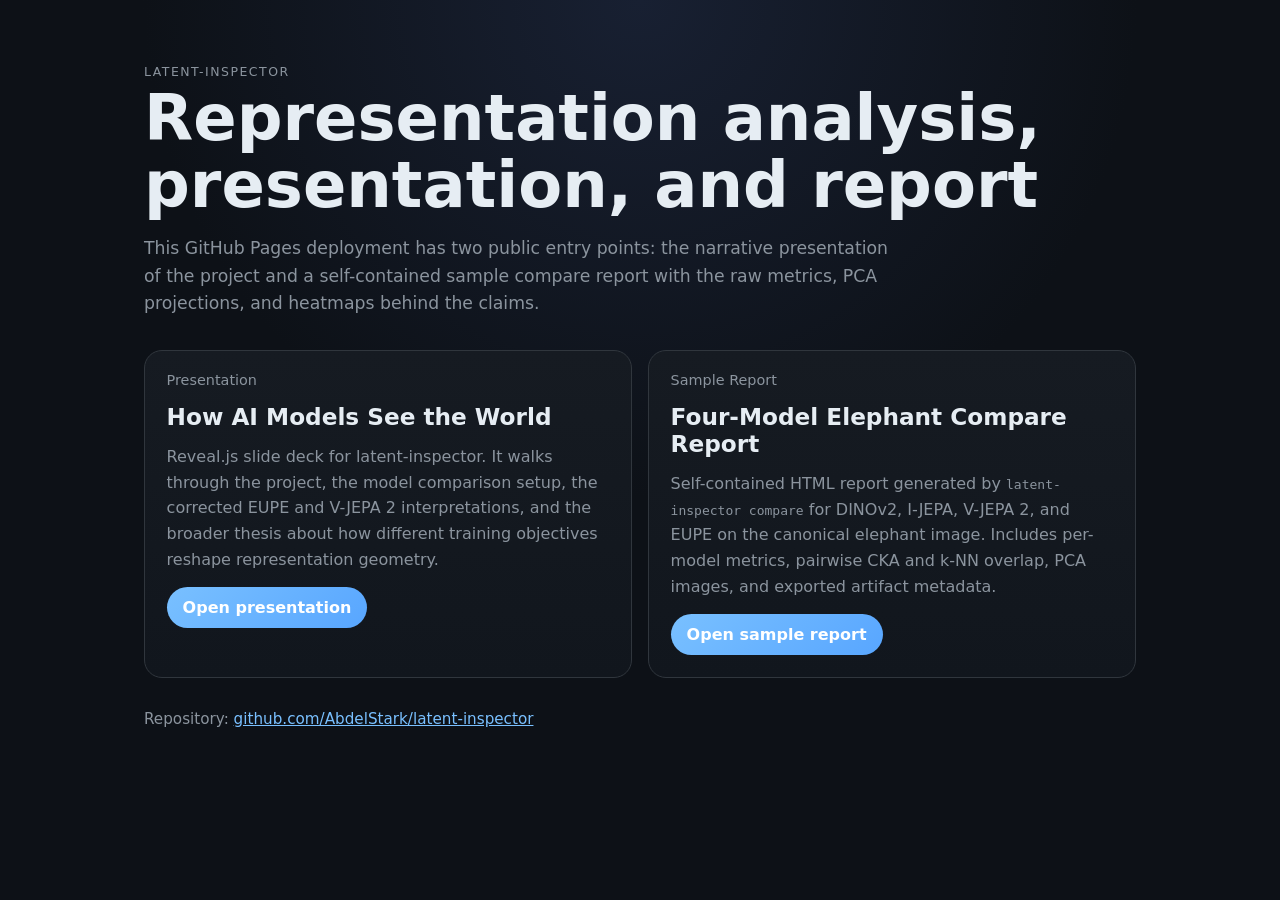
<file: demo/index.html>
<!DOCTYPE html>
<html lang="en">
<head>
<meta charset="UTF-8">
<meta name="viewport" content="width=device-width, initial-scale=1.0">
<title>latent-inspector</title>
<style>
  :root {
    color-scheme: dark;
    --bg: #0d1117;
    --panel: #161b22;
    --panel-2: #11161d;
    --text: #e6edf3;
    --muted: #8b949e;
    --accent: #79c0ff;
    --accent-2: #58a6ff;
    --border: #30363d;
  }
  * { box-sizing: border-box; }
  body {
    margin: 0;
    min-height: 100vh;
    font-family: "Segoe UI", system-ui, sans-serif;
    color: var(--text);
    background: radial-gradient(circle at top, #182032 0%, var(--bg) 45%);
  }
  main {
    max-width: 1040px;
    margin: 0 auto;
    padding: 4rem 1.5rem 5rem;
  }
  .eyebrow {
    margin: 0;
    color: var(--muted);
    text-transform: uppercase;
    letter-spacing: 0.12em;
    font-size: 0.78rem;
  }
  h1 {
    margin: 0.35rem 0 0;
    font-size: clamp(2.3rem, 5vw, 4rem);
    line-height: 1.05;
  }
  .lede {
    max-width: 760px;
    margin: 1rem 0 0;
    color: var(--muted);
    font-size: 1.08rem;
    line-height: 1.6;
  }
  .grid {
    display: grid;
    grid-template-columns: repeat(auto-fit, minmax(300px, 1fr));
    gap: 1rem;
    margin-top: 2rem;
  }
  .card {
    display: flex;
    flex-direction: column;
    gap: 0.9rem;
    padding: 1.35rem;
    border: 1px solid var(--border);
    border-radius: 18px;
    background: linear-gradient(180deg, var(--panel), var(--panel-2));
  }
  .card h2 {
    margin: 0;
    font-size: 1.45rem;
    color: var(--text);
  }
  .card p {
    margin: 0;
    color: var(--muted);
    line-height: 1.6;
  }
  .meta {
    color: var(--muted);
    font-size: 0.9rem;
  }
  .cta {
    display: inline-flex;
    align-items: center;
    width: fit-content;
    padding: 0.7rem 1rem;
    border-radius: 999px;
    text-decoration: none;
    color: white;
    background: linear-gradient(135deg, var(--accent), var(--accent-2));
    font-weight: 600;
  }
  .footer {
    margin-top: 2rem;
    color: var(--muted);
    font-size: 0.95rem;
  }
  a {
    color: var(--accent);
  }
</style>
</head>
<body>
<main>
  <p class="eyebrow">latent-inspector</p>
  <h1>Representation analysis, presentation, and report</h1>
  <p class="lede">This GitHub Pages deployment has two public entry points: the narrative presentation of the project and a self-contained sample compare report with the raw metrics, PCA projections, and heatmaps behind the claims.</p>

  <div class="grid">
    <section class="card">
      <div class="meta">Presentation</div>
      <h2>How AI Models See the World</h2>
      <p>Reveal.js slide deck for latent-inspector. It walks through the project, the model comparison setup, the corrected EUPE and V-JEPA 2 interpretations, and the broader thesis about how different training objectives reshape representation geometry.</p>
      <a class="cta" href="slides.html">Open presentation</a>
    </section>

    <section class="card">
      <div class="meta">Sample Report</div>
      <h2>Four-Model Elephant Compare Report</h2>
      <p>Self-contained HTML report generated by <code>latent-inspector compare</code> for DINOv2, I-JEPA, V-JEPA 2, and EUPE on the canonical elephant image. Includes per-model metrics, pairwise CKA and k-NN overlap, PCA images, and exported artifact metadata.</p>
      <a class="cta" href="reports/20260408-123006/report.html">Open sample report</a>
    </section>
  </div>

  <p class="footer">Repository: <a href="https://github.com/AbdelStark/latent-inspector">github.com/AbdelStark/latent-inspector</a></p>
</main>
</body>
</html>
</file>
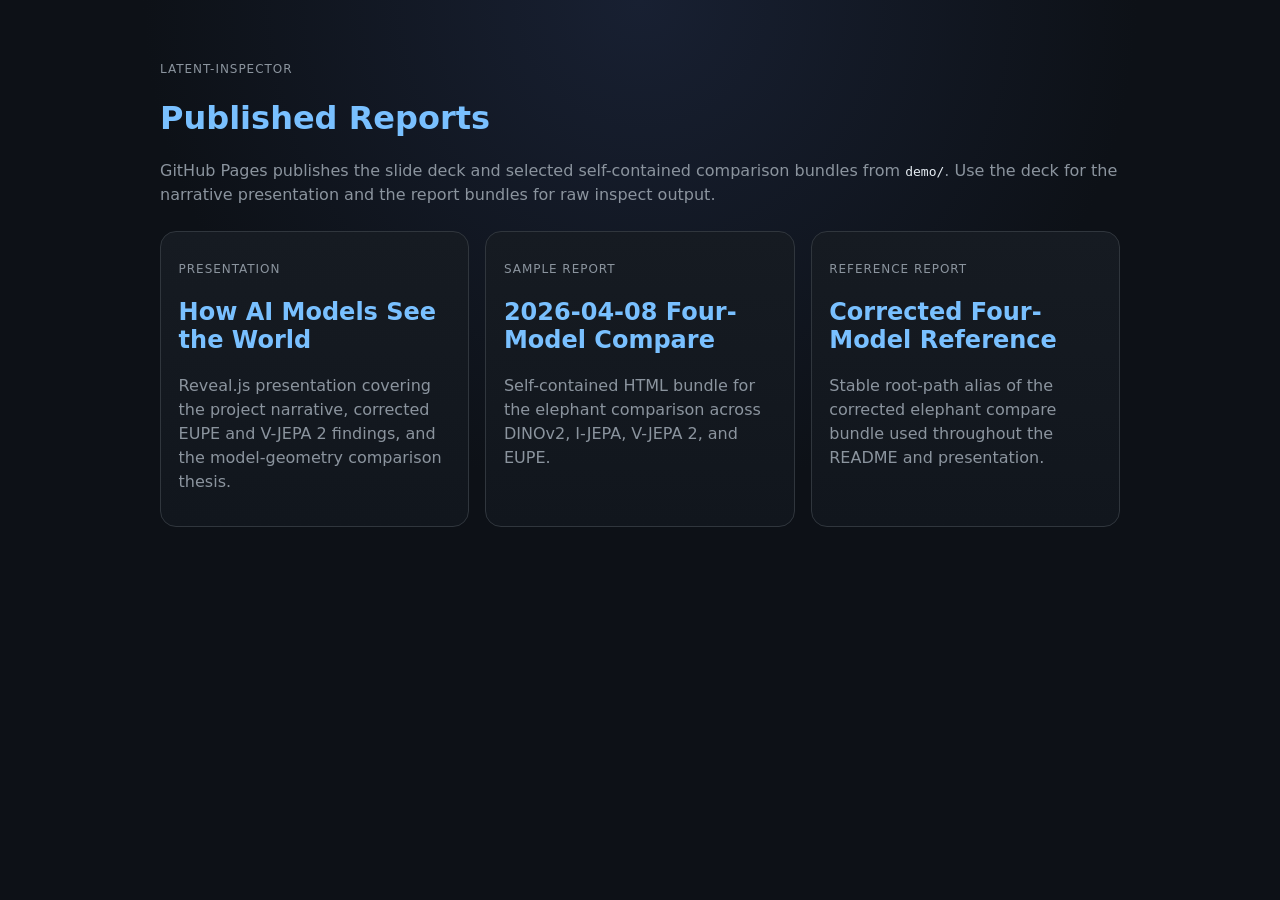
<file: demo/reports/index.html>
<!DOCTYPE html>
<html lang="en">
<head>
<meta charset="UTF-8">
<meta name="viewport" content="width=device-width, initial-scale=1.0">
<title>latent-inspector reports</title>
<style>
  :root {
    color-scheme: dark;
    --bg: #0d1117;
    --panel: #161b22;
    --panel-2: #11161d;
    --text: #e6edf3;
    --muted: #8b949e;
    --accent: #79c0ff;
    --border: #30363d;
  }
  body {
    font-family: "Segoe UI", system-ui, sans-serif;
    margin: 0;
    min-height: 100vh;
    background: radial-gradient(circle at top, #182032 0%, var(--bg) 45%);
    color: var(--text);
  }
  main {
    max-width: 960px;
    margin: 0 auto;
    padding: 3rem 1.5rem 4rem;
  }
  h1, h2 {
    color: var(--accent);
  }
  p {
    color: var(--muted);
    line-height: 1.5;
  }
  .grid {
    display: grid;
    grid-template-columns: repeat(auto-fit, minmax(260px, 1fr));
    gap: 1rem;
    margin-top: 1.5rem;
  }
  .card {
    border: 1px solid var(--border);
    border-radius: 16px;
    padding: 1rem 1.1rem;
    background: linear-gradient(180deg, var(--panel), var(--panel-2));
  }
  .eyebrow {
    color: var(--muted);
    text-transform: uppercase;
    letter-spacing: 0.08em;
    font-size: 0.75rem;
  }
  a {
    color: var(--accent);
    text-decoration: none;
  }
  a:hover {
    text-decoration: underline;
  }
  code {
    color: var(--text);
  }
</style>
</head>
<body>
<main>
  <p class="eyebrow">latent-inspector</p>
  <h1>Published Reports</h1>
  <p>GitHub Pages publishes the slide deck and selected self-contained comparison bundles from <code>demo/</code>. Use the deck for the narrative presentation and the report bundles for raw inspect output.</p>

  <div class="grid">
    <article class="card">
      <p class="eyebrow">Presentation</p>
      <h2><a href="../slides.html">How AI Models See the World</a></h2>
      <p>Reveal.js presentation covering the project narrative, corrected EUPE and V-JEPA 2 findings, and the model-geometry comparison thesis.</p>
    </article>

    <article class="card">
      <p class="eyebrow">Sample Report</p>
      <h2><a href="20260408-123006/report.html">2026-04-08 Four-Model Compare</a></h2>
      <p>Self-contained HTML bundle for the elephant comparison across DINOv2, I-JEPA, V-JEPA 2, and EUPE.</p>
    </article>

    <article class="card">
      <p class="eyebrow">Reference Report</p>
      <h2><a href="eupe-vs-ssl-reference.html">Corrected Four-Model Reference</a></h2>
      <p>Stable root-path alias of the corrected elephant compare bundle used throughout the README and presentation.</p>
    </article>
  </div>
</main>
</body>
</html>
</file>
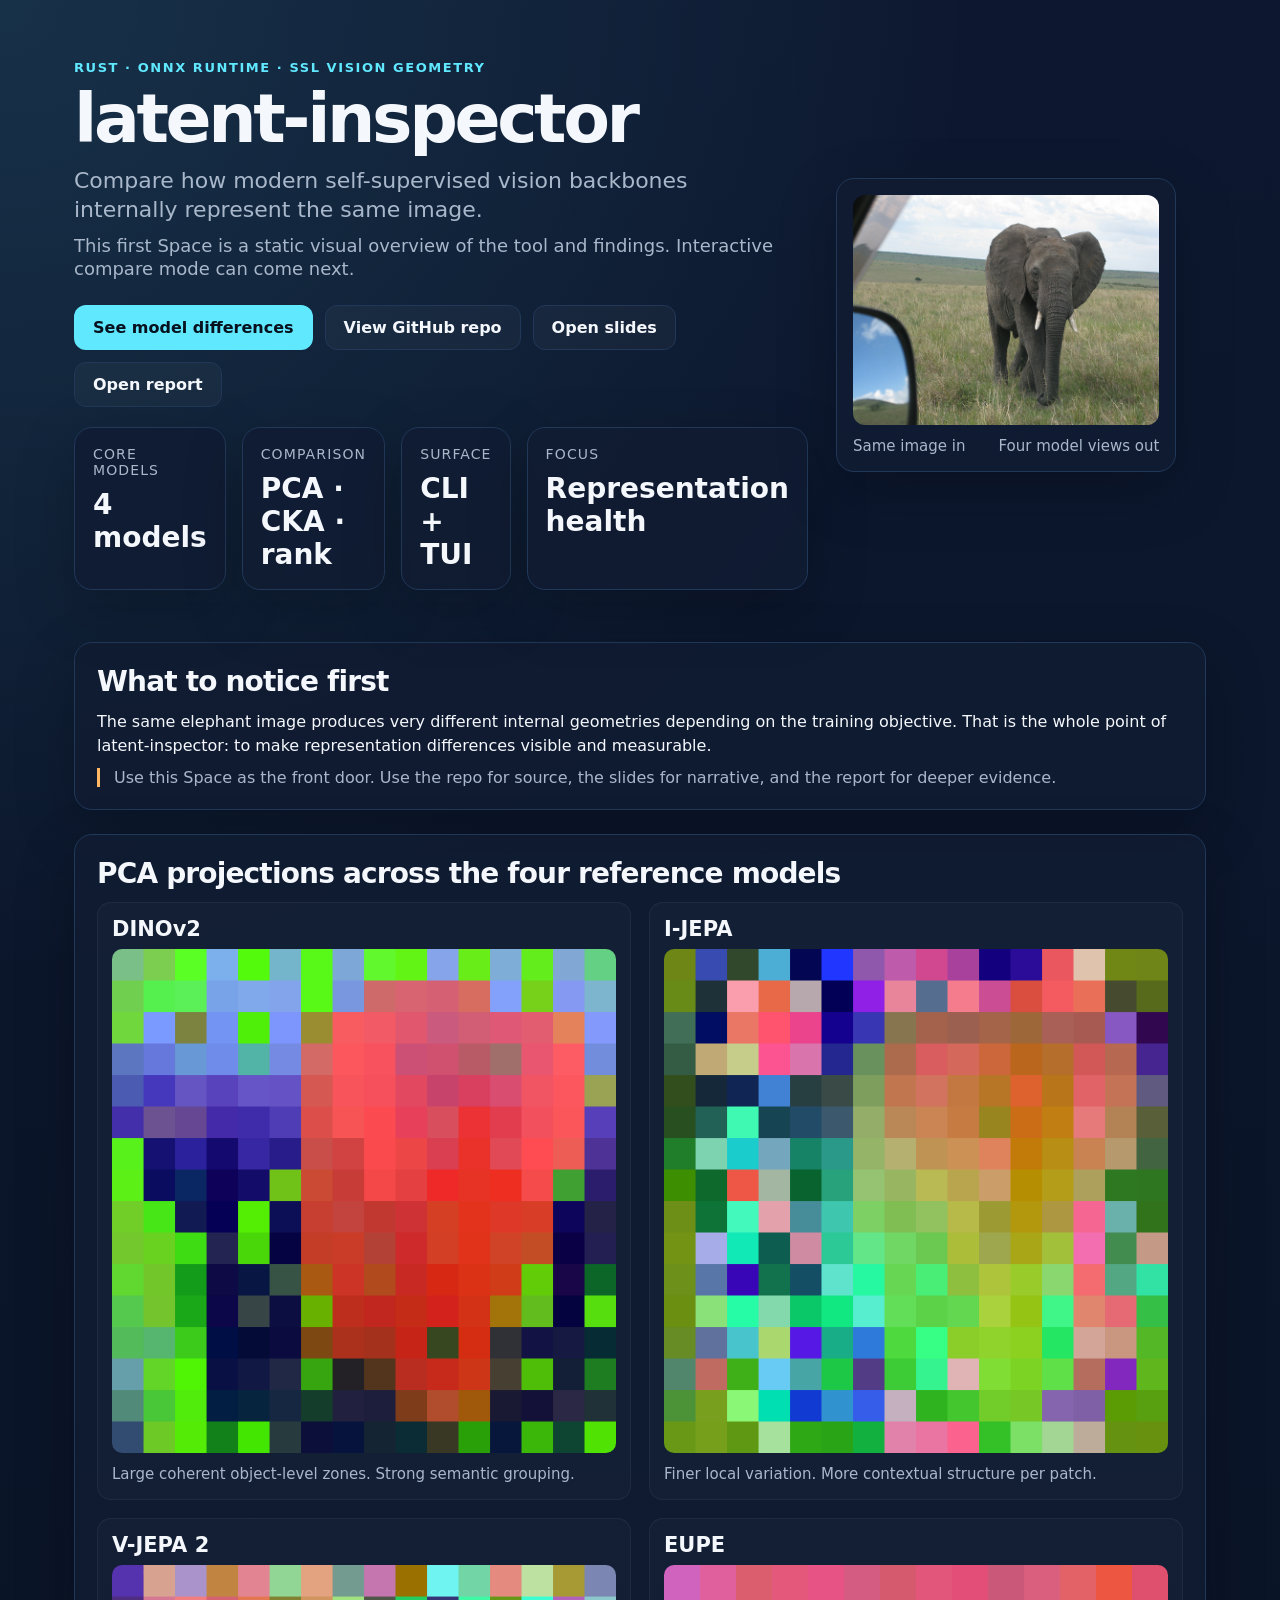
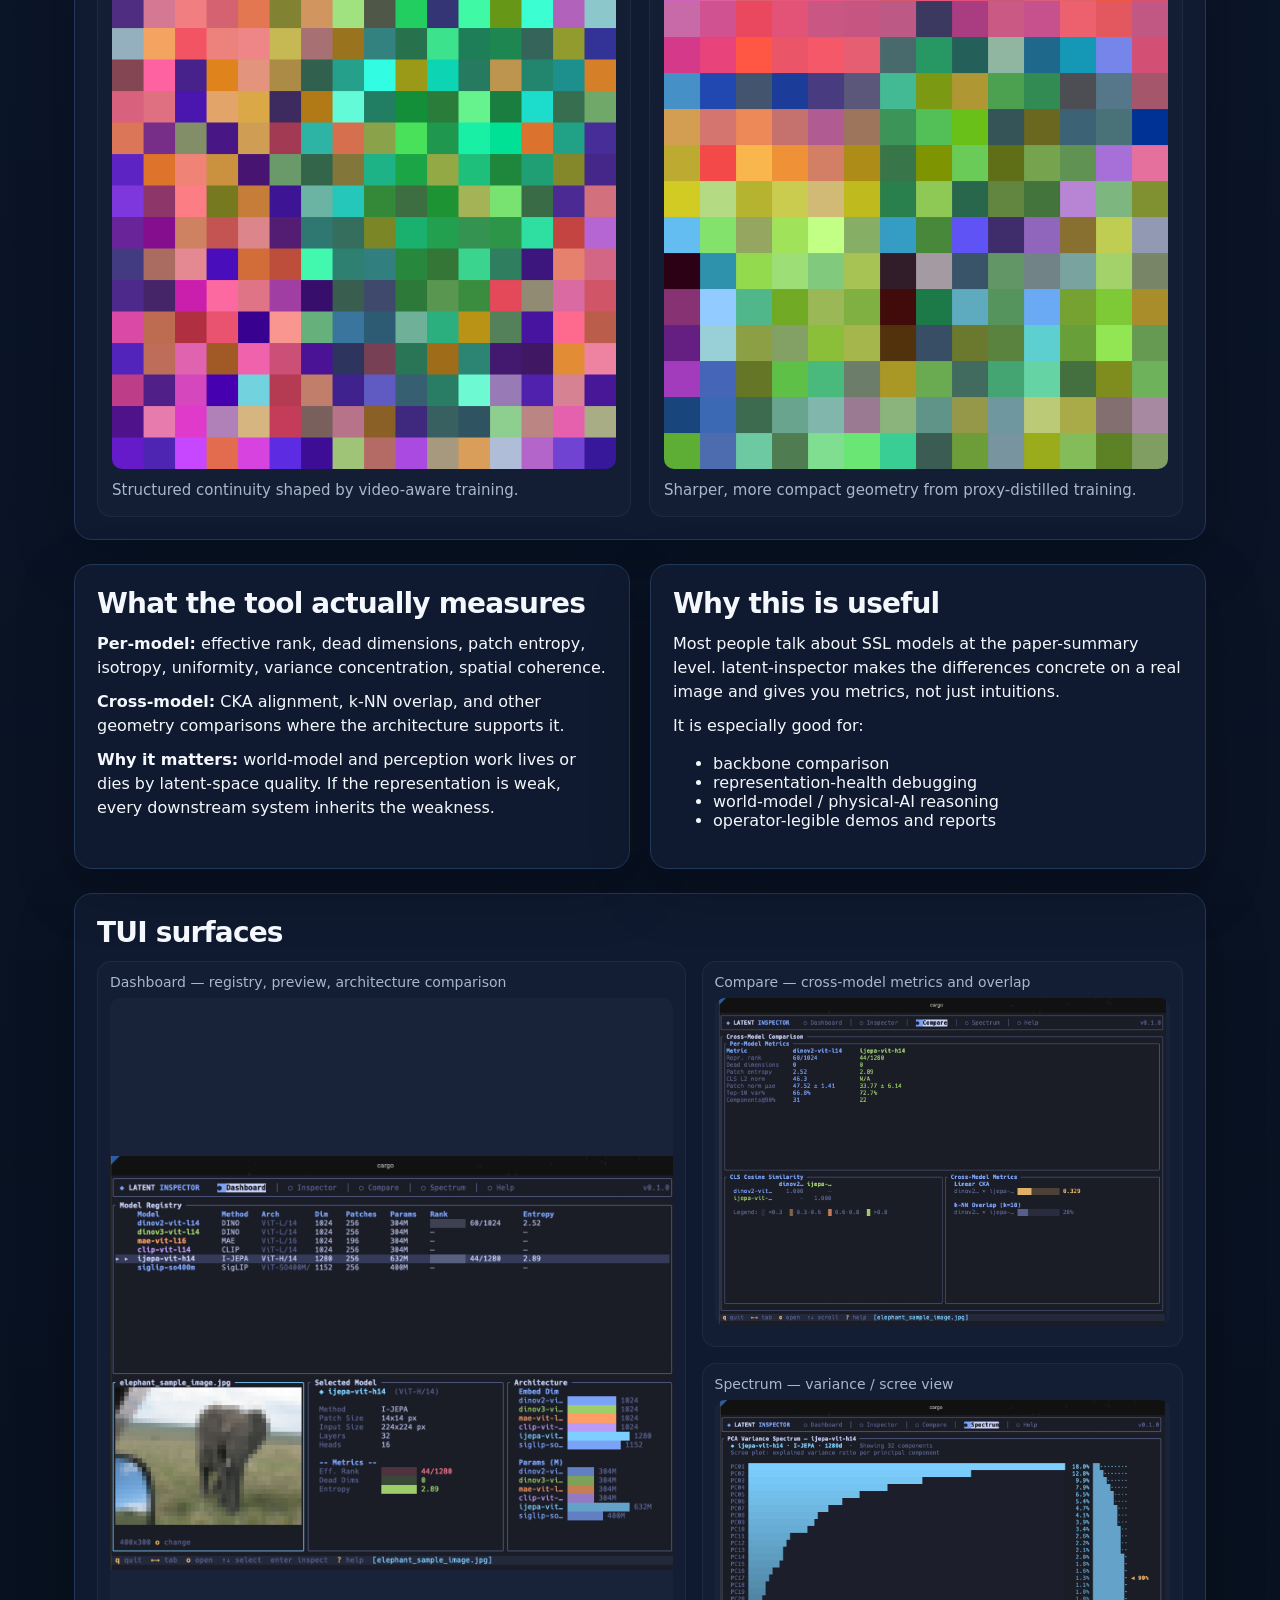
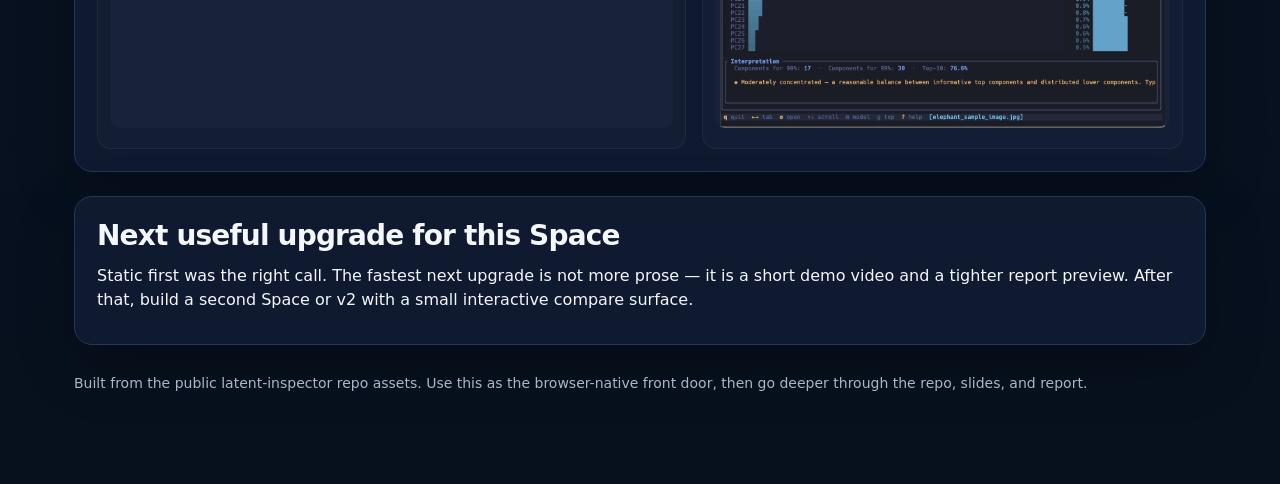
<file: spaces/latent-inspector-showcase/index.html>
<!doctype html>
<html lang="en">
  <head>
    <meta charset="utf-8" />
    <meta name="viewport" content="width=device-width, initial-scale=1" />
    <title>latent-inspector</title>
    <meta name="description" content="Inspect how DINOv2, I-JEPA, V-JEPA 2, and EUPE carve the same image differently." />
    <link rel="stylesheet" href="styles.css" />
  </head>
  <body>
    <main class="container">
      <section class="hero">
        <div>
          <div class="eyebrow">Rust · ONNX Runtime · SSL vision geometry</div>
          <h1>latent-inspector</h1>
          <p class="subtitle">Compare how modern self-supervised vision backbones internally represent the same image.</p>
          <p class="subtitle" style="font-size:18px;margin-top:8px;">This first Space is a static visual overview of the tool and findings. Interactive compare mode can come next.</p>
          <div class="actions">
            <a class="btn primary" href="#proof">See model differences</a>
            <a class="btn" href="https://github.com/AbdelStark/latent-inspector">View GitHub repo</a>
            <a class="btn" href="https://abdelstark.github.io/latent-inspector/">Open slides</a>
            <a class="btn" href="https://abdelstark.github.io/latent-inspector/reports/eupe-vs-ssl-reference.html">Open report</a>
          </div>
          <div class="metrics">
            <div class="metric-card"><div class="metric-k">Core models</div><div class="metric-v">4 models</div></div>
            <div class="metric-card"><div class="metric-k">Comparison</div><div class="metric-v">PCA · CKA · rank</div></div>
            <div class="metric-card"><div class="metric-k">Surface</div><div class="metric-v">CLI + TUI</div></div>
            <div class="metric-card"><div class="metric-k">Focus</div><div class="metric-v">Representation health</div></div>
          </div>
        </div>
        <div class="hero-card">
          <img src="assets/elephant_sample_image.jpg" alt="Canonical elephant input image" />
          <div class="hero-caption">
            <span>Same image in</span>
            <span>Four model views out</span>
          </div>
        </div>
      </section>

      <section id="proof" class="section panel">
        <h2>What to notice first</h2>
        <p>The same elephant image produces very different internal geometries depending on the training objective. That is the whole point of latent-inspector: to make representation differences visible and measurable.</p>
        <div class="callout">Use this Space as the front door. Use the repo for source, the slides for narrative, and the report for deeper evidence.</div>
      </section>

      <section class="section panel">
        <h2>PCA projections across the four reference models</h2>
        <div class="pca-grid">
          <article class="figure">
            <h3>DINOv2</h3>
            <img src="assets/dinov2-vit-l14_pca.png" alt="DINOv2 PCA projection" />
            <p>Large coherent object-level zones. Strong semantic grouping.</p>
          </article>
          <article class="figure">
            <h3>I-JEPA</h3>
            <img src="assets/ijepa-vit-h14_pca.png" alt="I-JEPA PCA projection" />
            <p>Finer local variation. More contextual structure per patch.</p>
          </article>
          <article class="figure">
            <h3>V-JEPA 2</h3>
            <img src="assets/vjepa2-vitl-fpc2-256_pca.png" alt="V-JEPA 2 PCA projection" />
            <p>Structured continuity shaped by video-aware training.</p>
          </article>
          <article class="figure">
            <h3>EUPE</h3>
            <img src="assets/eupe-vit-b16_pca.png" alt="EUPE PCA projection" />
            <p>Sharper, more compact geometry from proxy-distilled training.</p>
          </article>
        </div>
      </section>

      <section class="section grid-2">
        <article class="panel">
          <h2>What the tool actually measures</h2>
          <p><strong>Per-model:</strong> effective rank, dead dimensions, patch entropy, isotropy, uniformity, variance concentration, spatial coherence.</p>
          <p><strong>Cross-model:</strong> CKA alignment, k-NN overlap, and other geometry comparisons where the architecture supports it.</p>
          <p><strong>Why it matters:</strong> world-model and perception work lives or dies by latent-space quality. If the representation is weak, every downstream system inherits the weakness.</p>
        </article>
        <article class="panel">
          <h2>Why this is useful</h2>
          <p>Most people talk about SSL models at the paper-summary level. latent-inspector makes the differences concrete on a real image and gives you metrics, not just intuitions.</p>
          <p>It is especially good for:</p>
          <ul>
            <li>backbone comparison</li>
            <li>representation-health debugging</li>
            <li>world-model / physical-AI reasoning</li>
            <li>operator-legible demos and reports</li>
          </ul>
        </article>
      </section>

      <section class="section panel">
        <h2>TUI surfaces</h2>
        <div class="screenshot-grid">
          <article class="screenshot large">
            <div class="label">Dashboard — registry, preview, architecture comparison</div>
            <img src="assets/tui-dashboard.png" alt="latent-inspector dashboard screenshot" />
          </article>
          <article class="screenshot">
            <div class="label">Compare — cross-model metrics and overlap</div>
            <img src="assets/tui-compare.png" alt="latent-inspector compare screenshot" />
          </article>
          <article class="screenshot">
            <div class="label">Spectrum — variance / scree view</div>
            <img src="assets/tui-spectrum.png" alt="latent-inspector spectrum screenshot" />
          </article>
        </div>
      </section>

      <section class="section panel">
        <h2>Next useful upgrade for this Space</h2>
        <p>Static first was the right call. The fastest next upgrade is not more prose — it is a short demo video and a tighter report preview. After that, build a second Space or v2 with a small interactive compare surface.</p>
      </section>

      <p class="footer">Built from the public latent-inspector repo assets. Use this as the browser-native front door, then go deeper through the repo, slides, and report.</p>
    </main>
  </body>
</html>
</file>
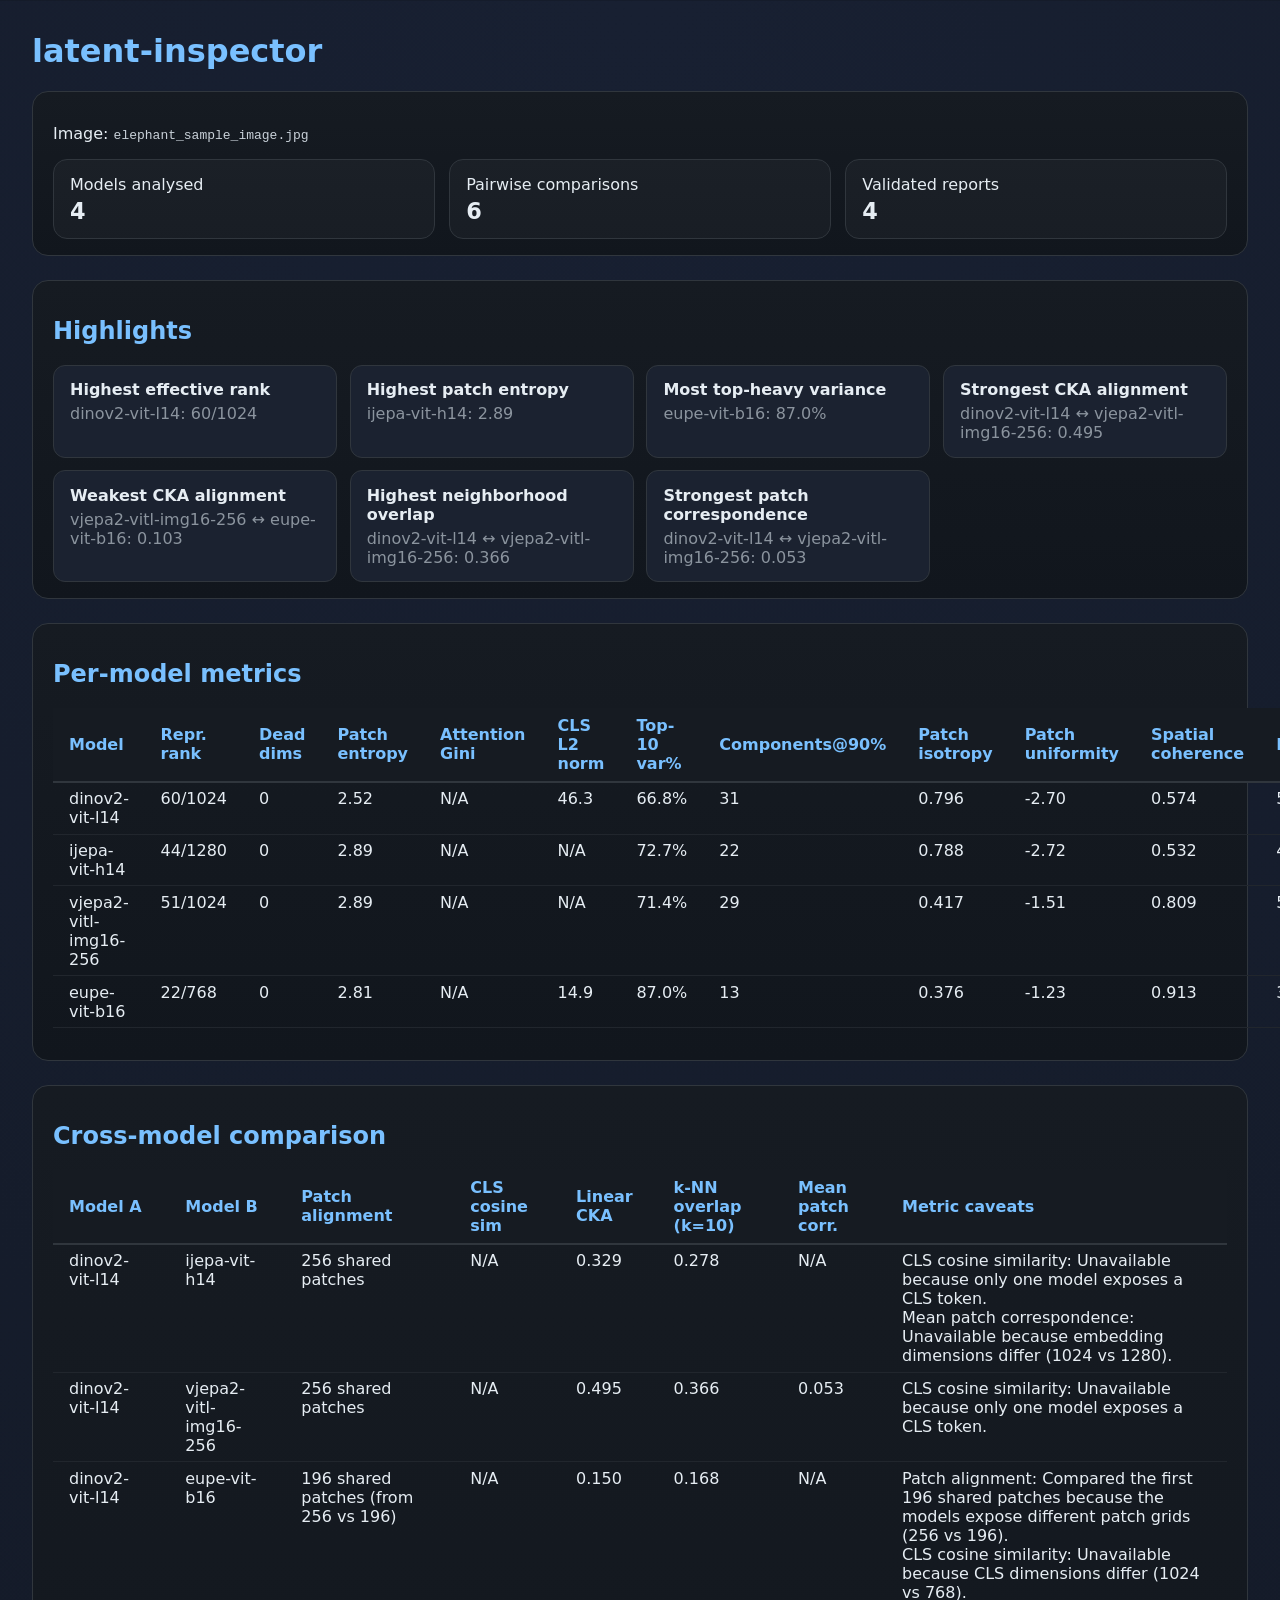
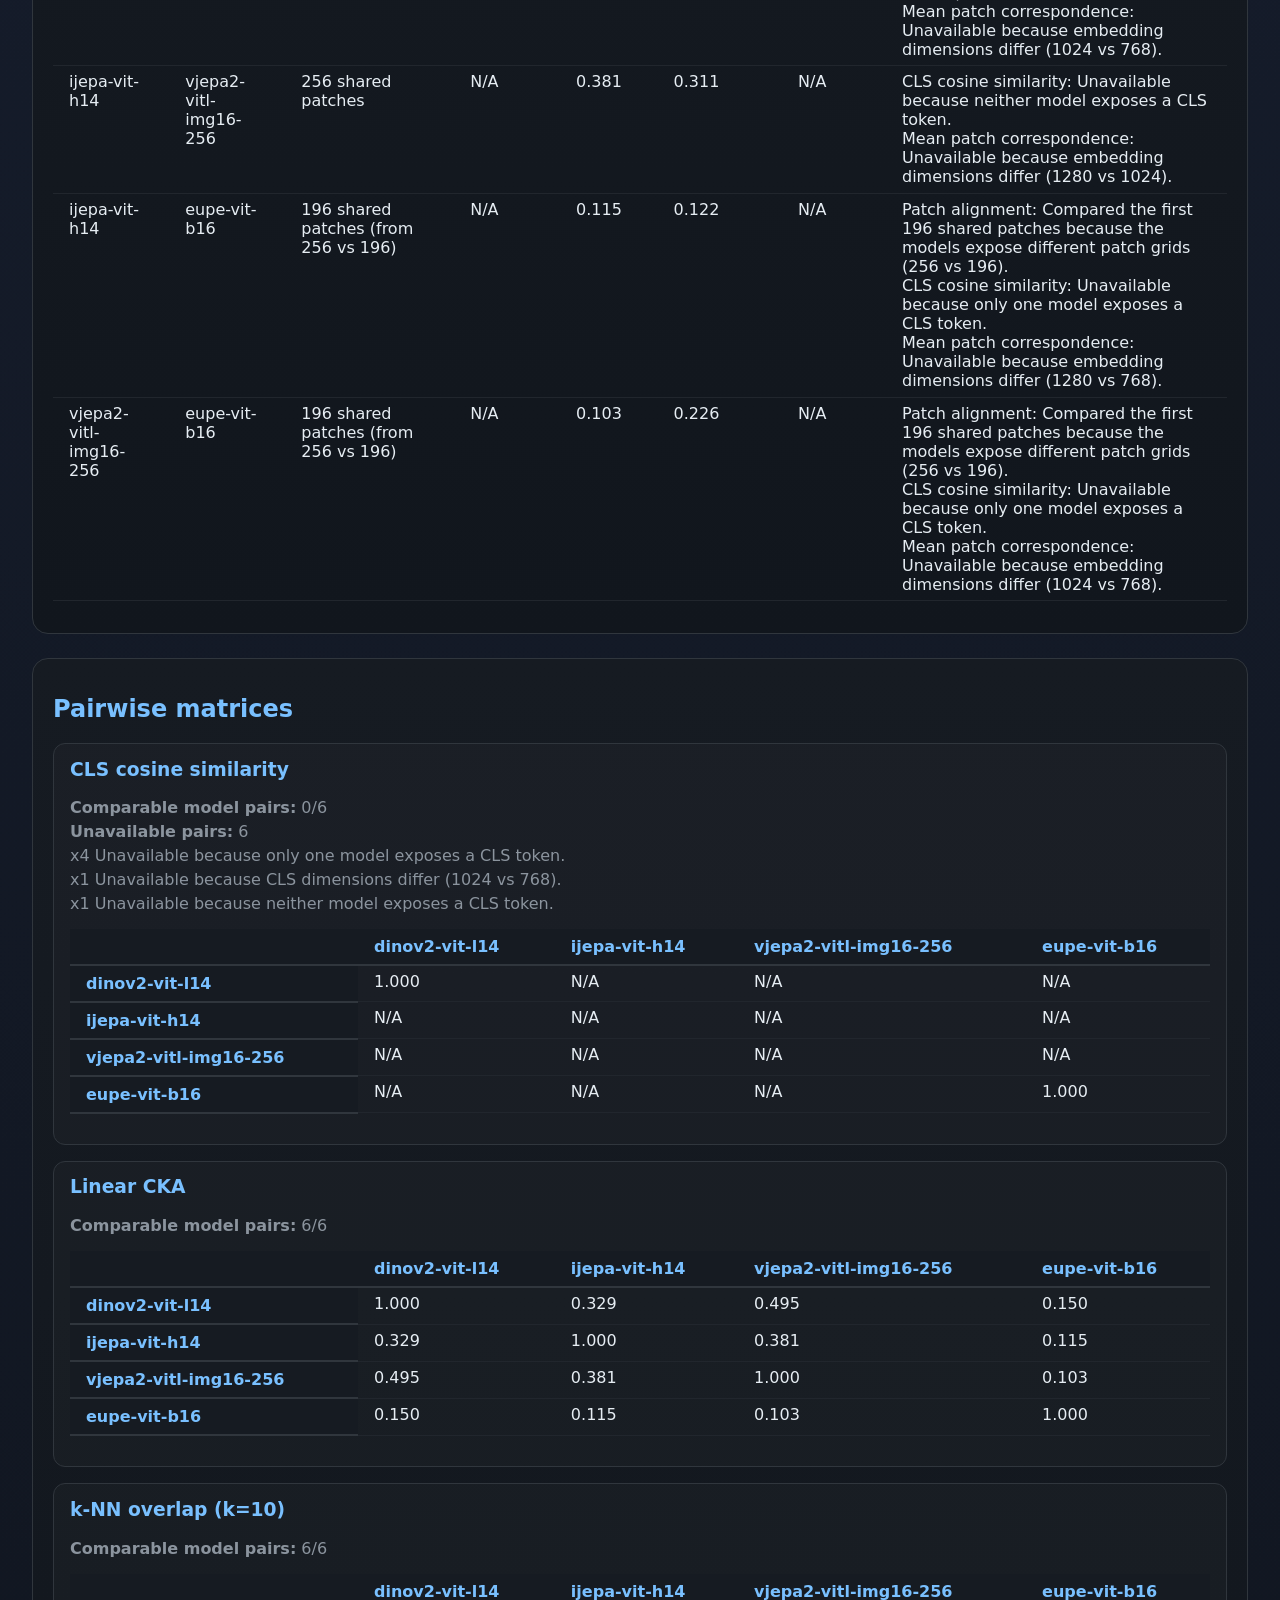
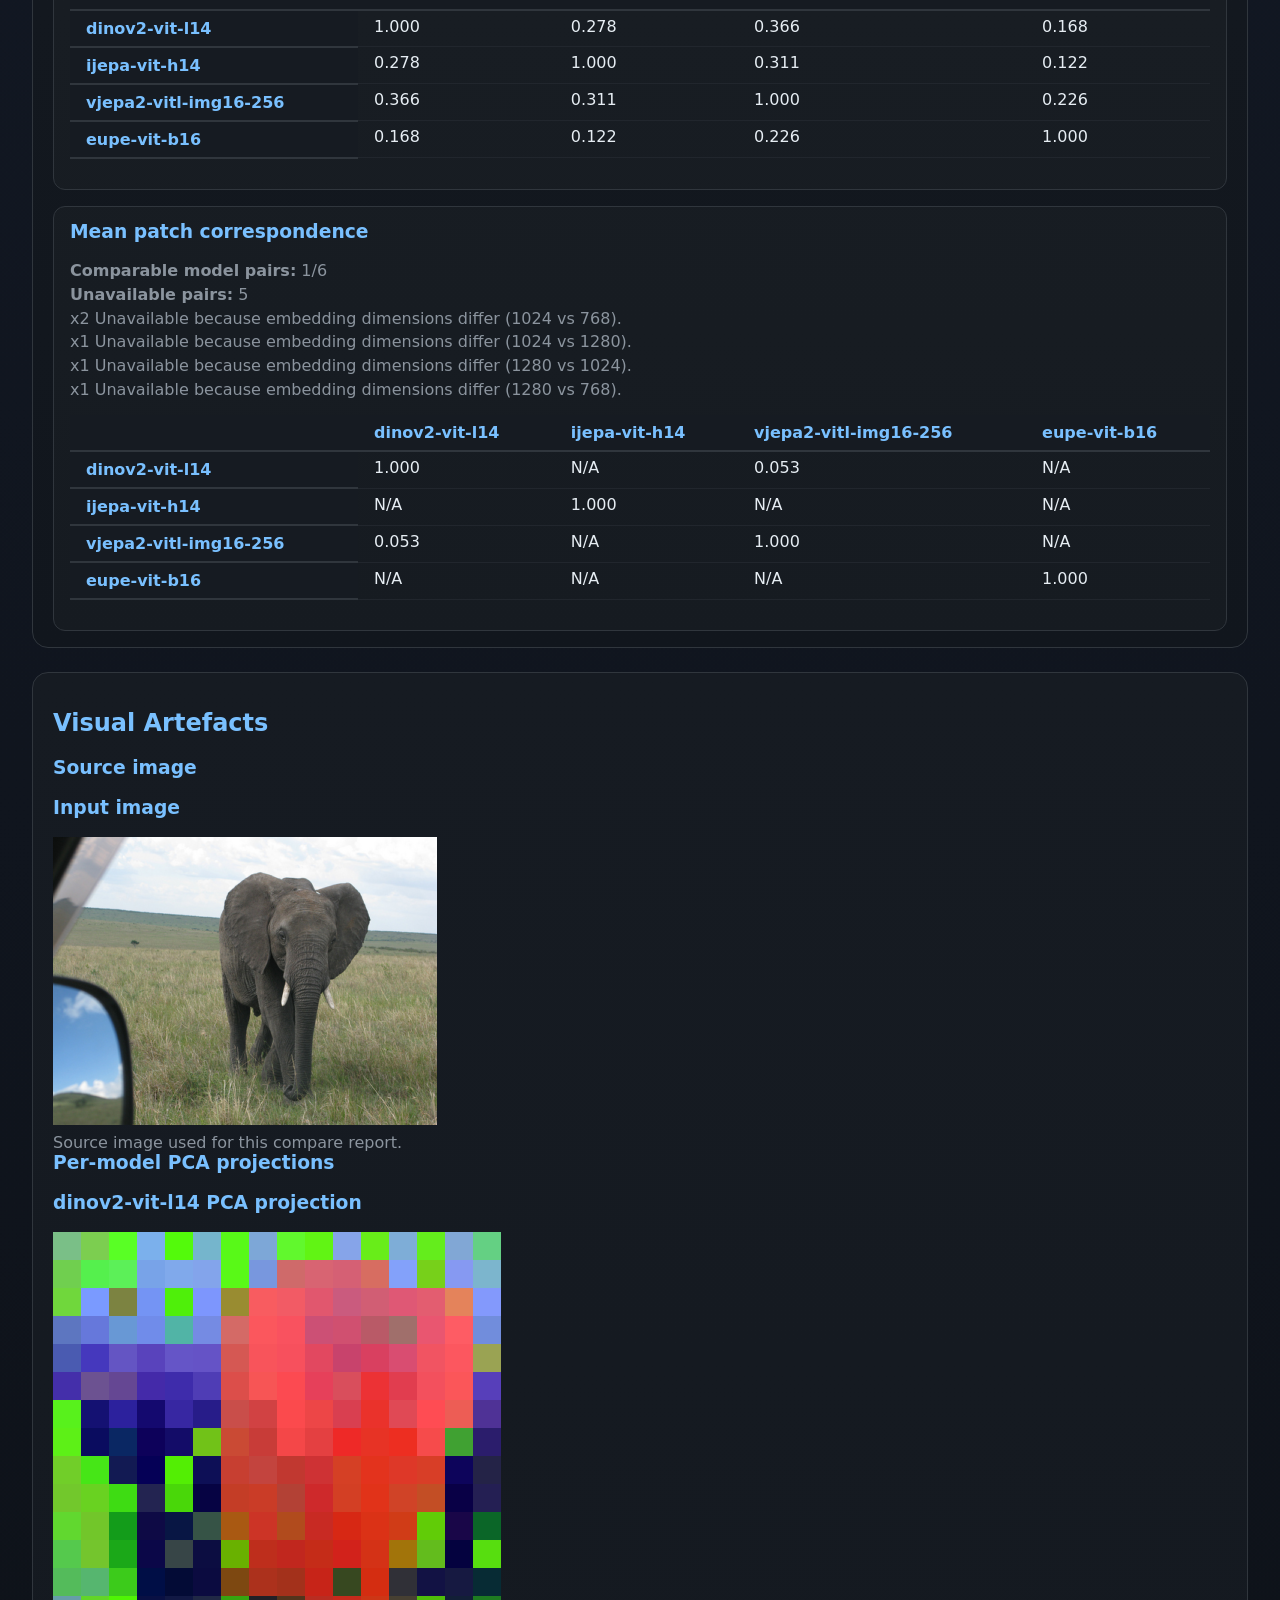
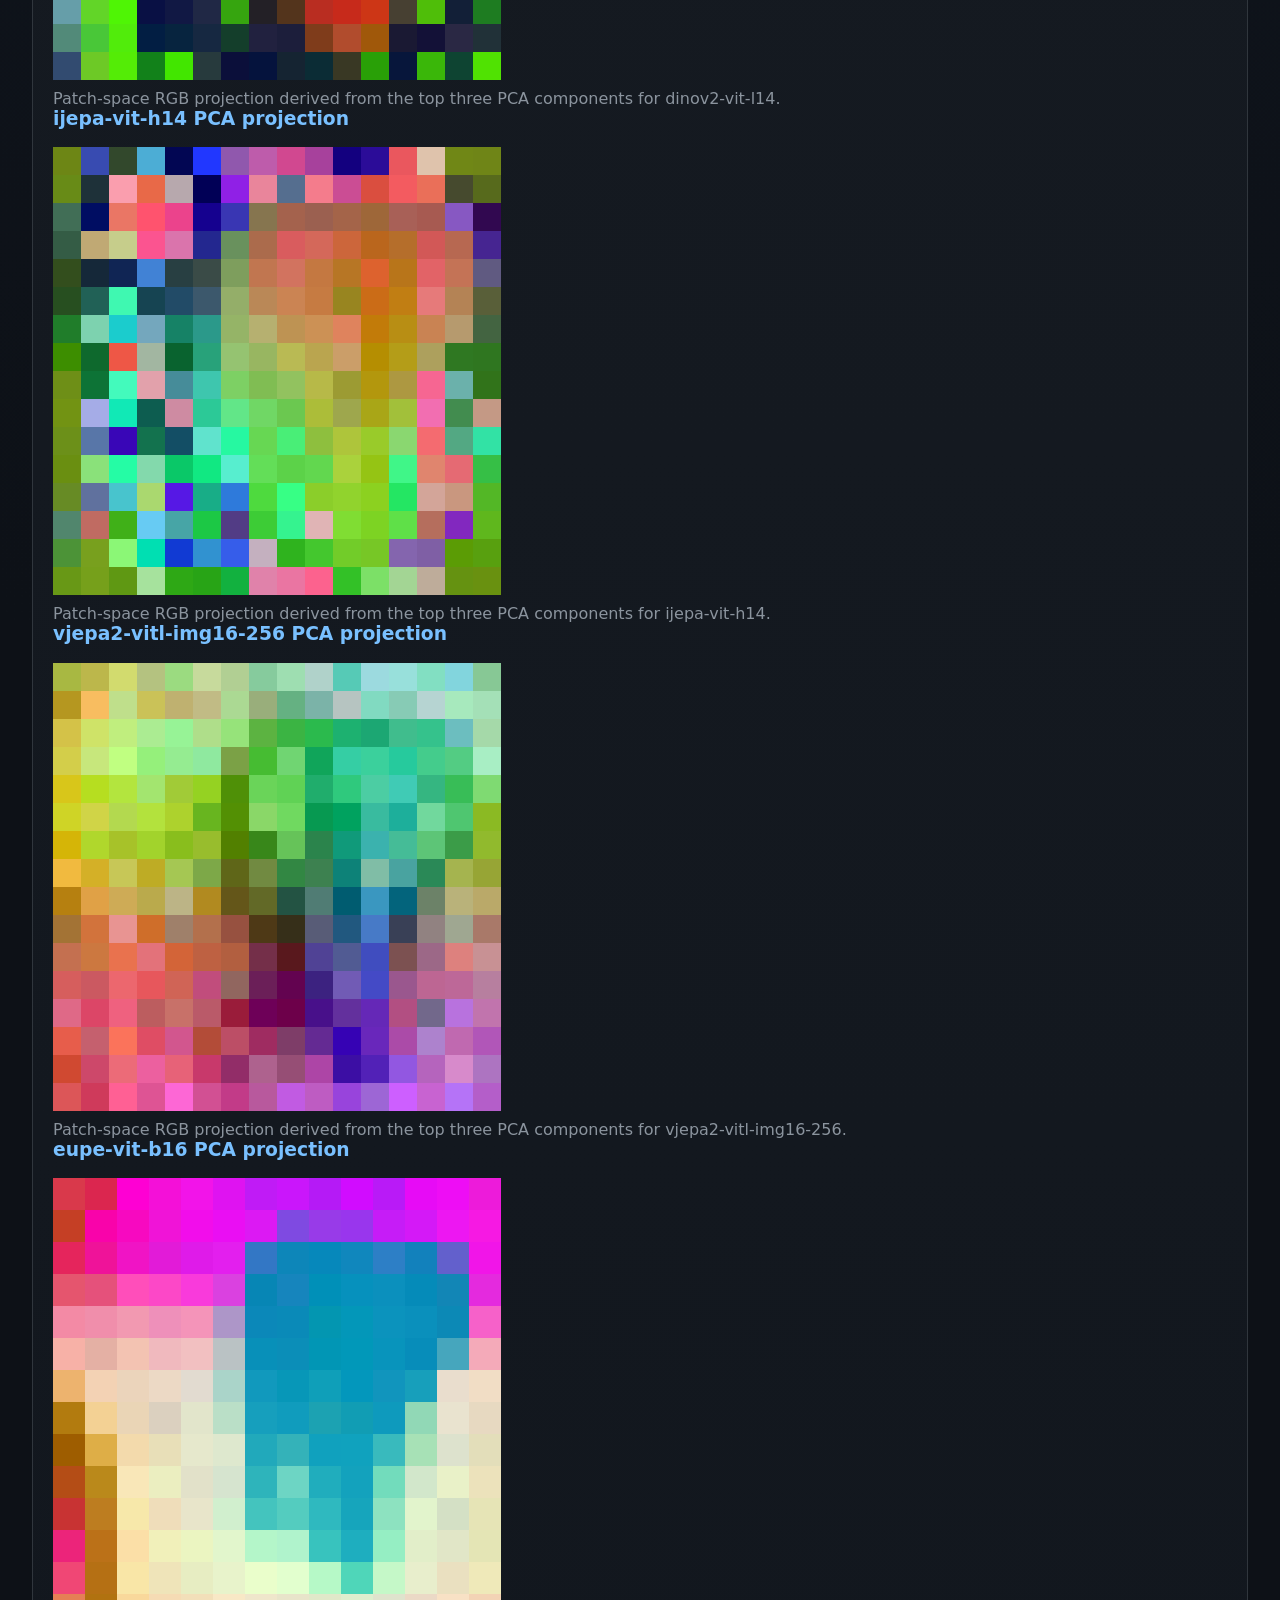
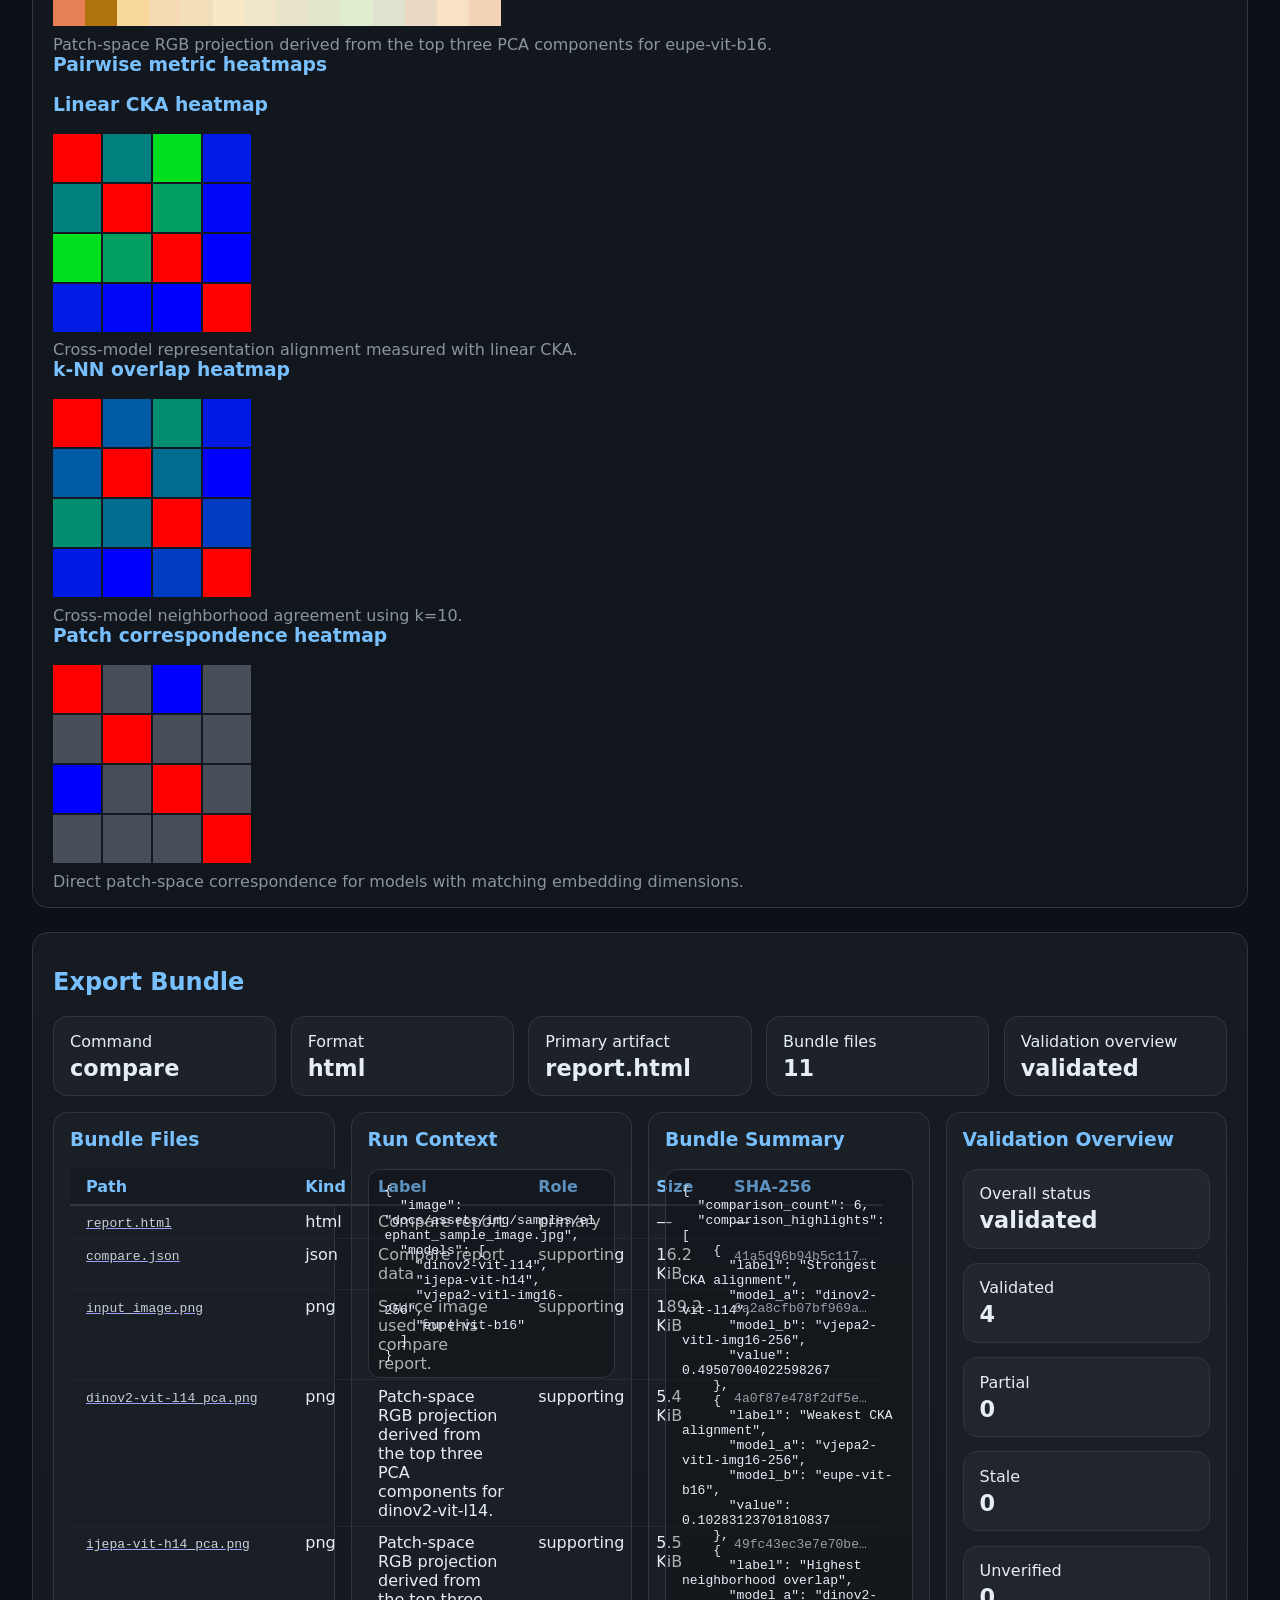
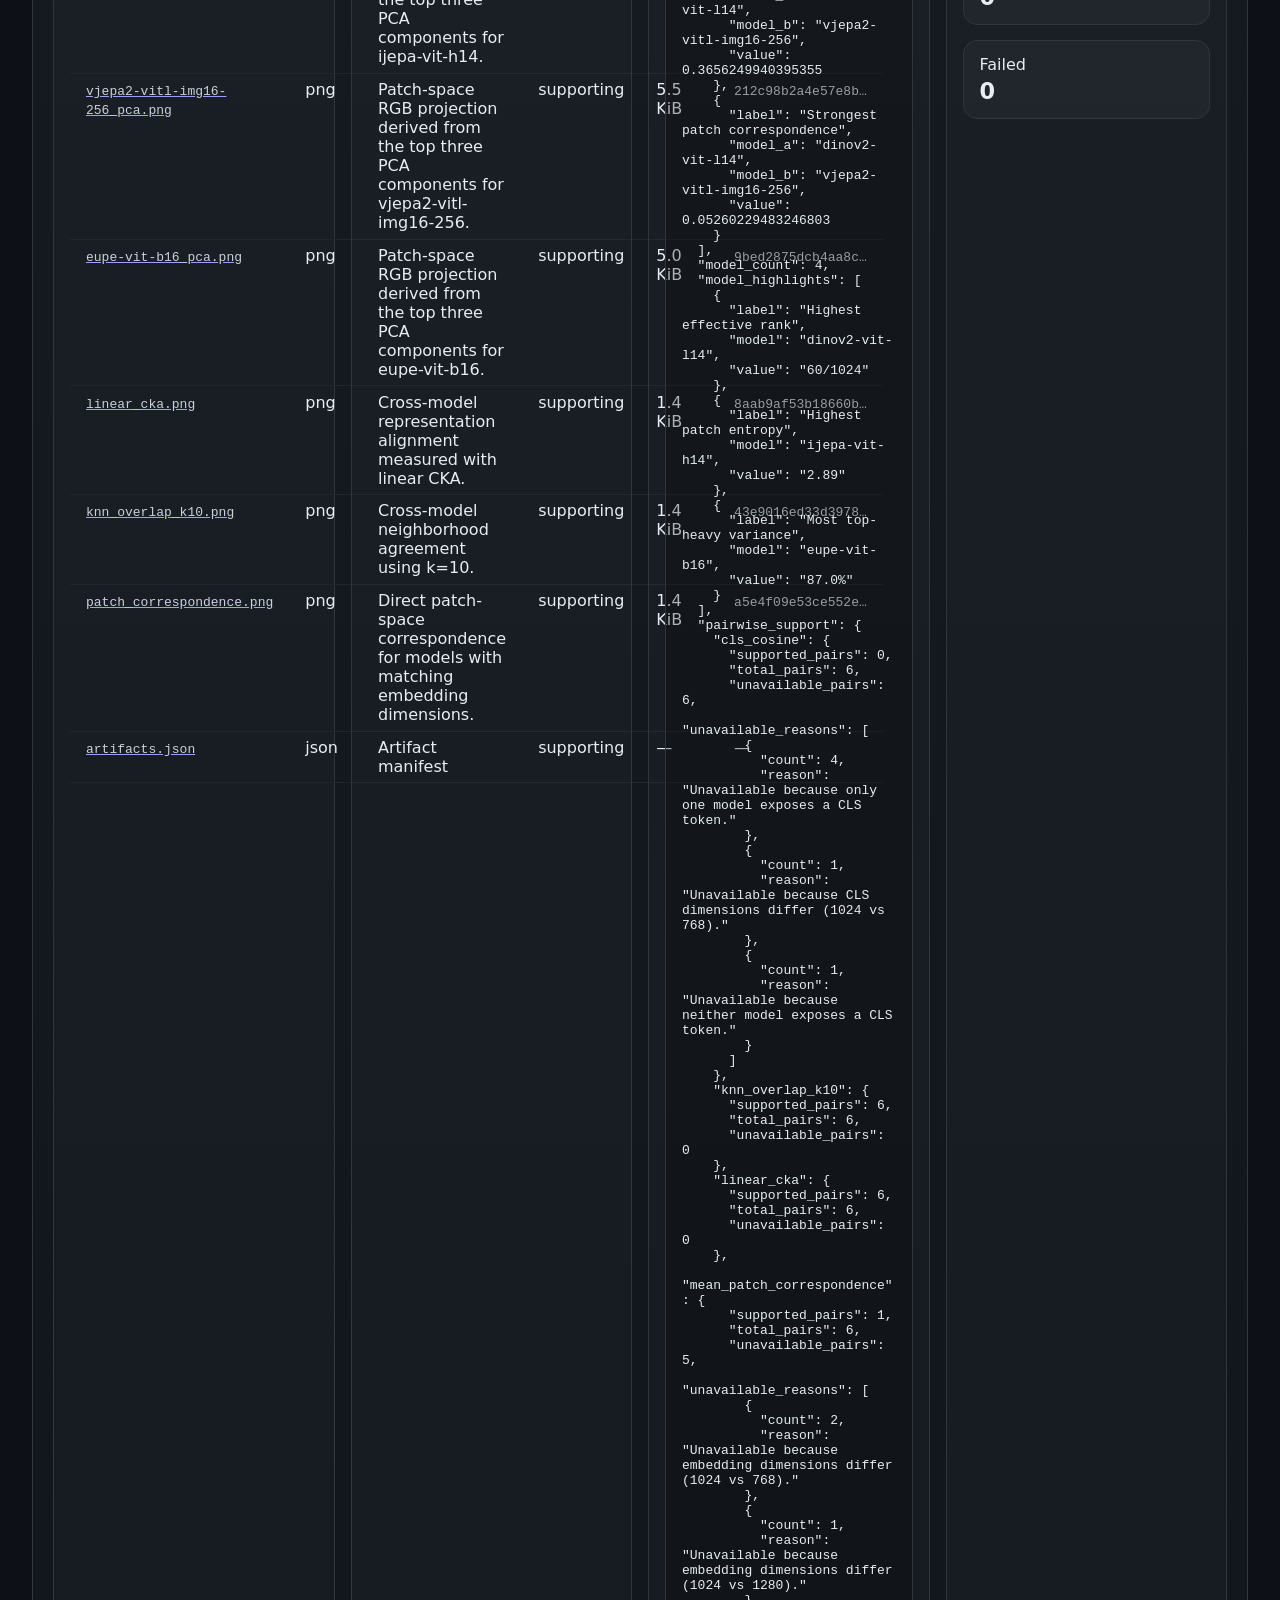
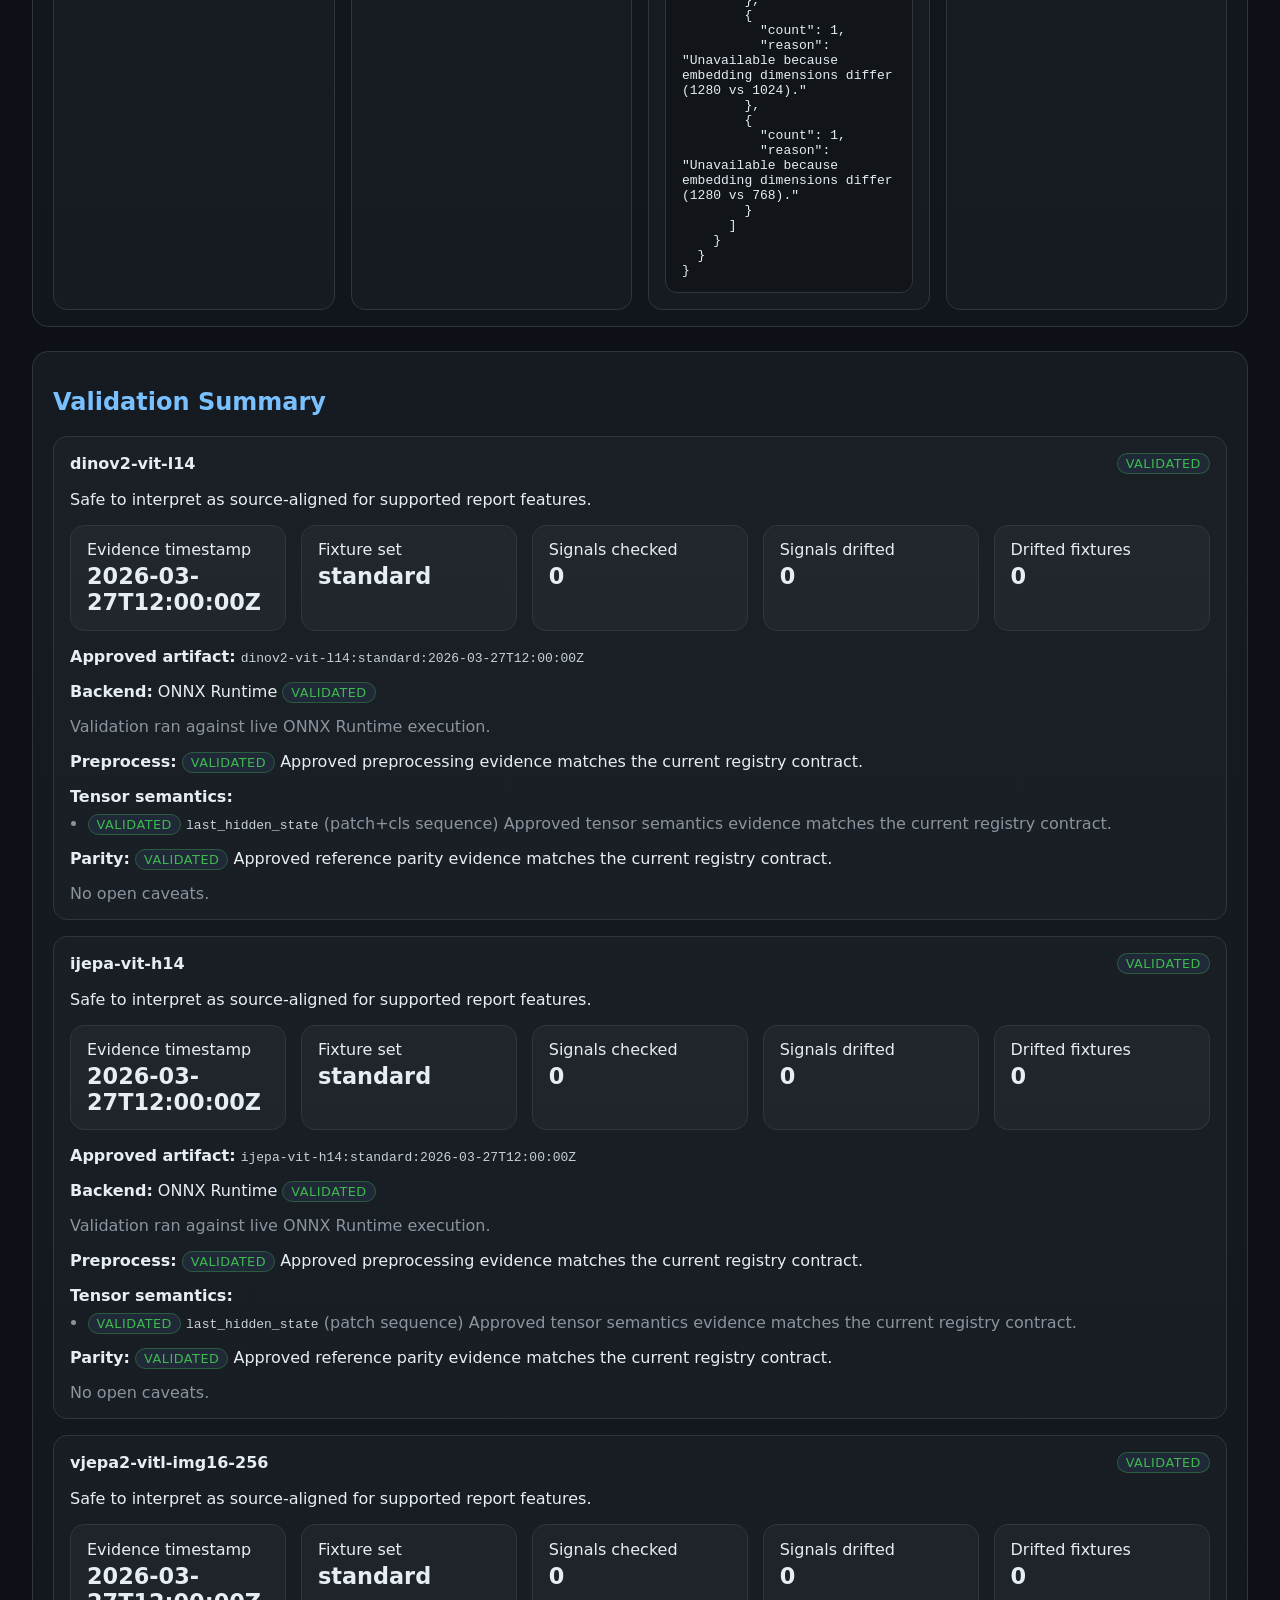
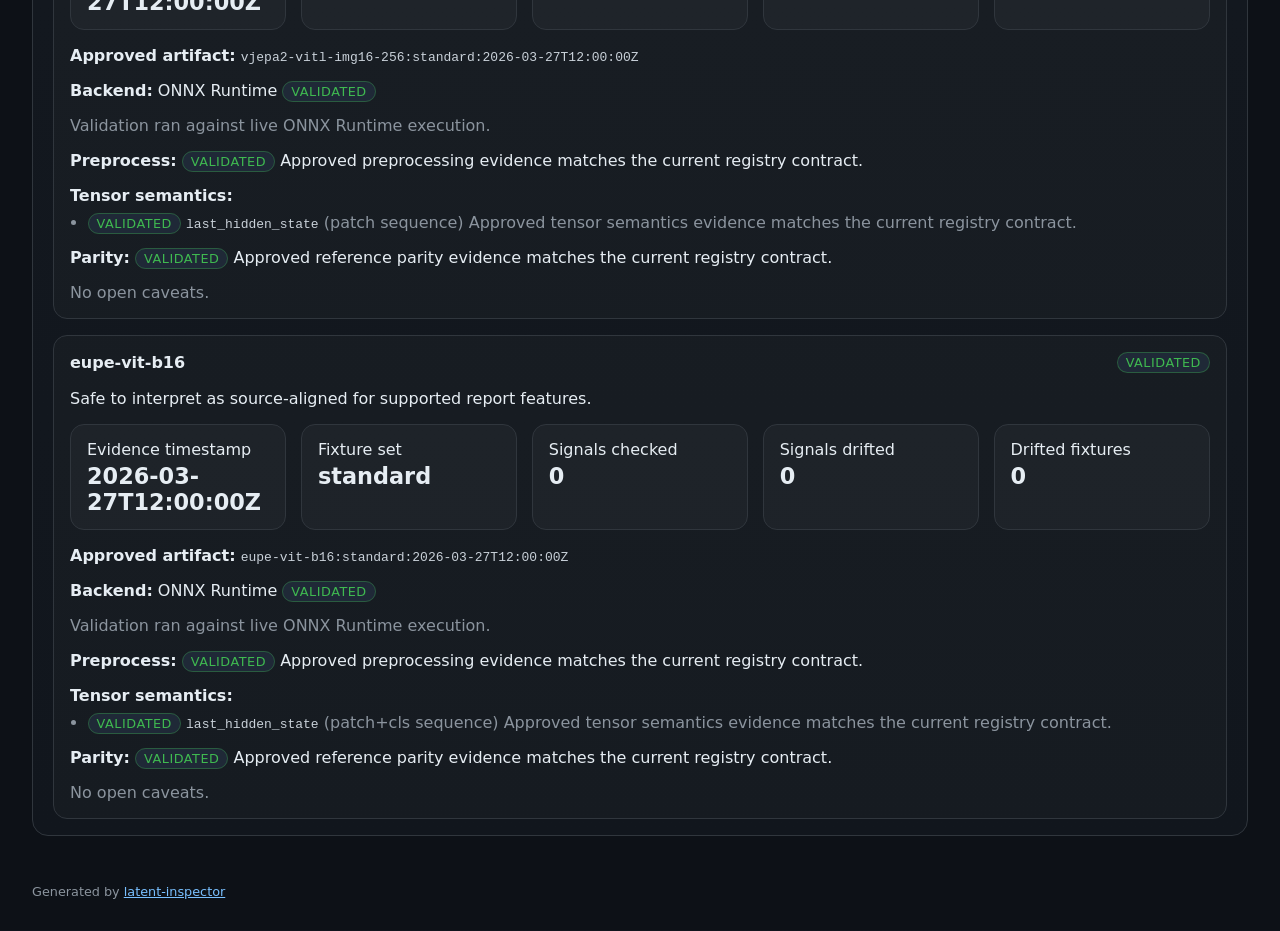
<file: demo/reports/20260408-123006/index.html>
<!DOCTYPE html>
<html lang="en">
<head>
<meta charset="UTF-8">
<meta http-equiv="refresh" content="0; url=report.html">
<meta name="viewport" content="width=device-width, initial-scale=1.0">
<title>Redirecting to sample report</title>
</head>
<body>
<p>Redirecting to <a href="report.html">report.html</a>...</p>
</body>
</html>
</file>
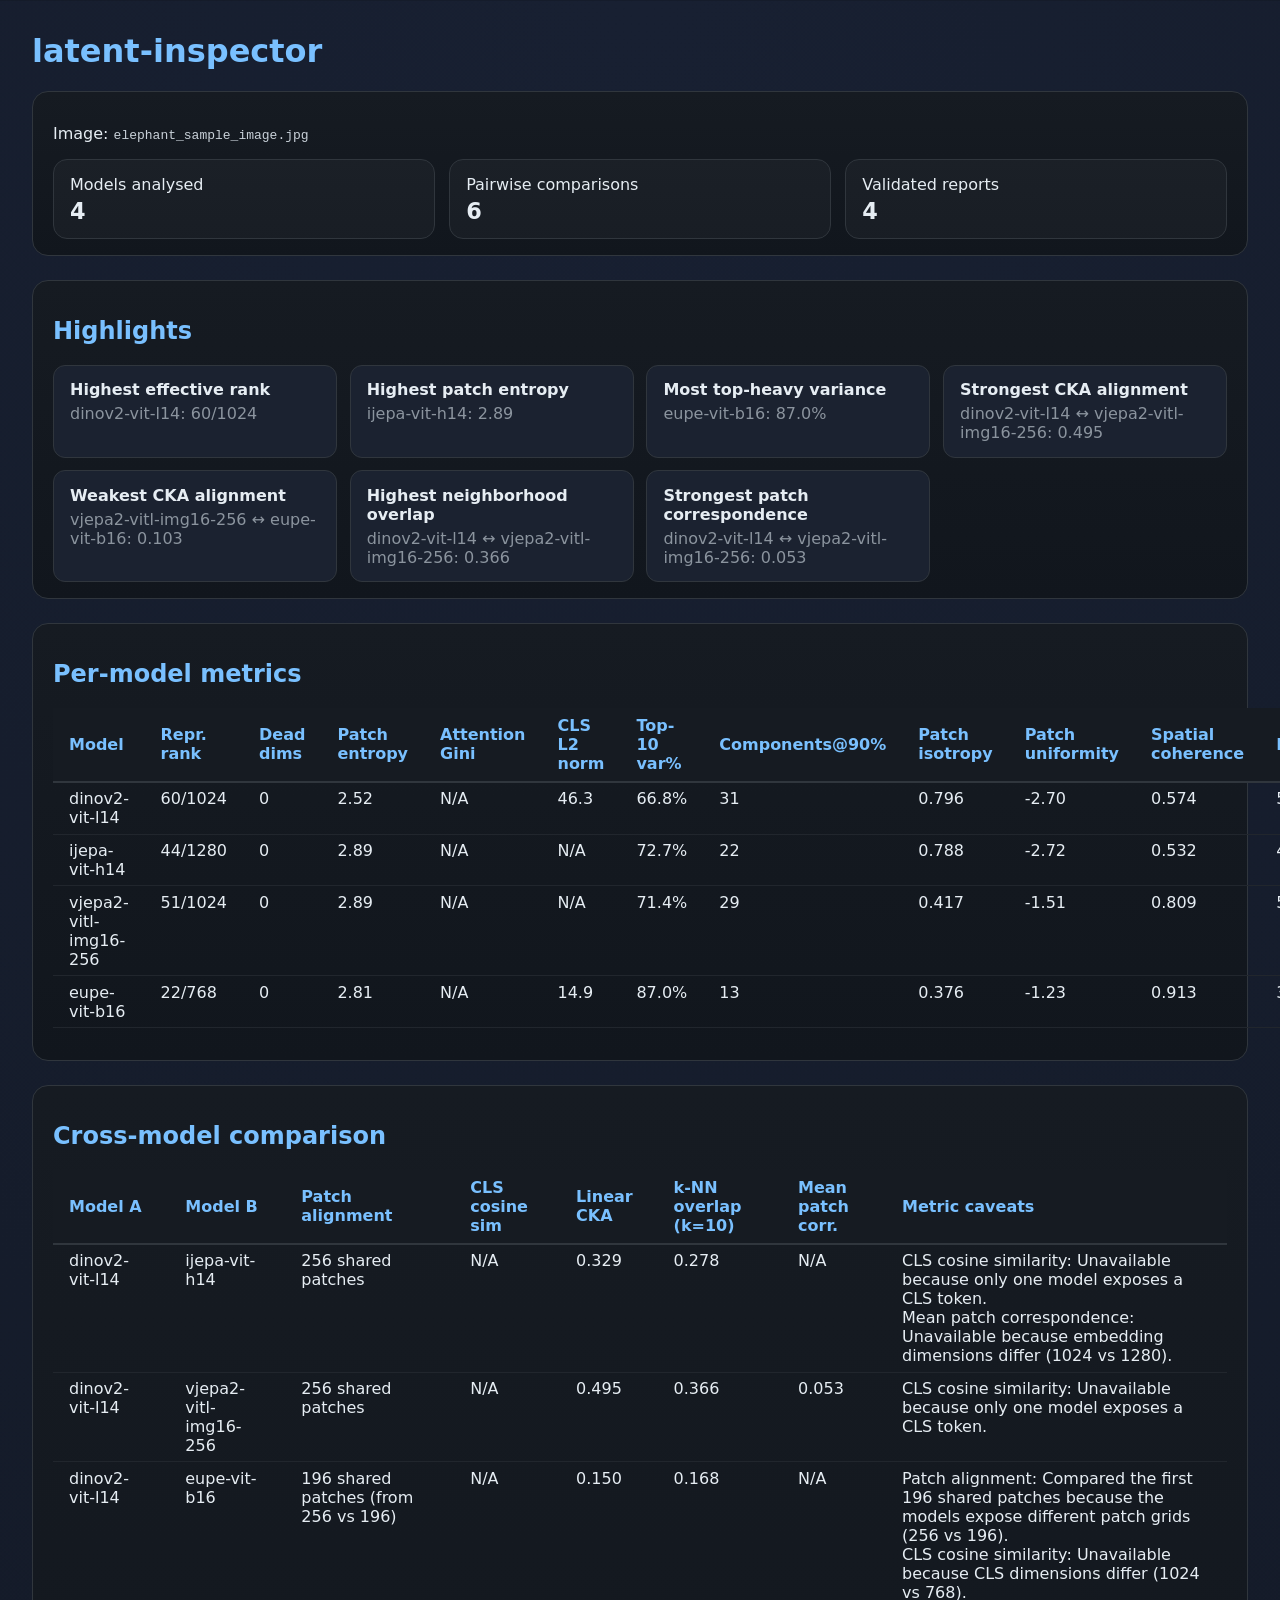
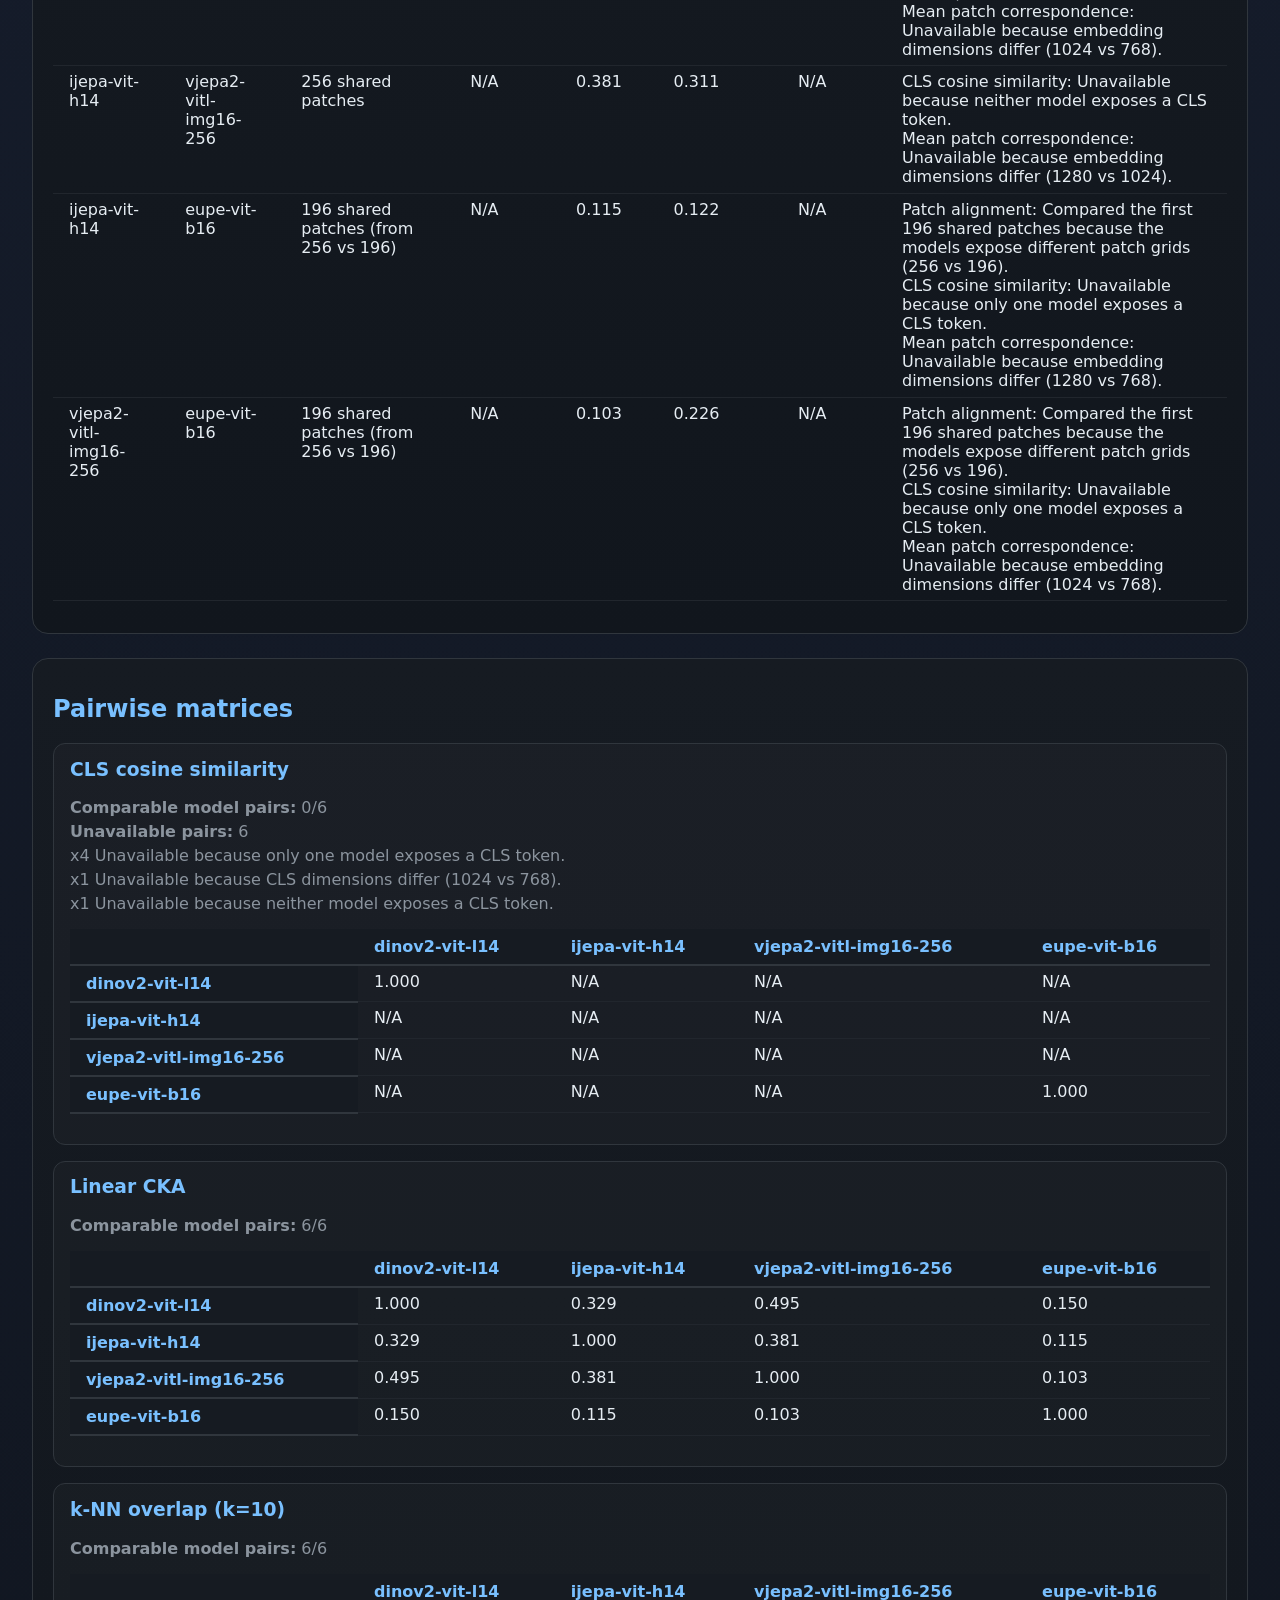
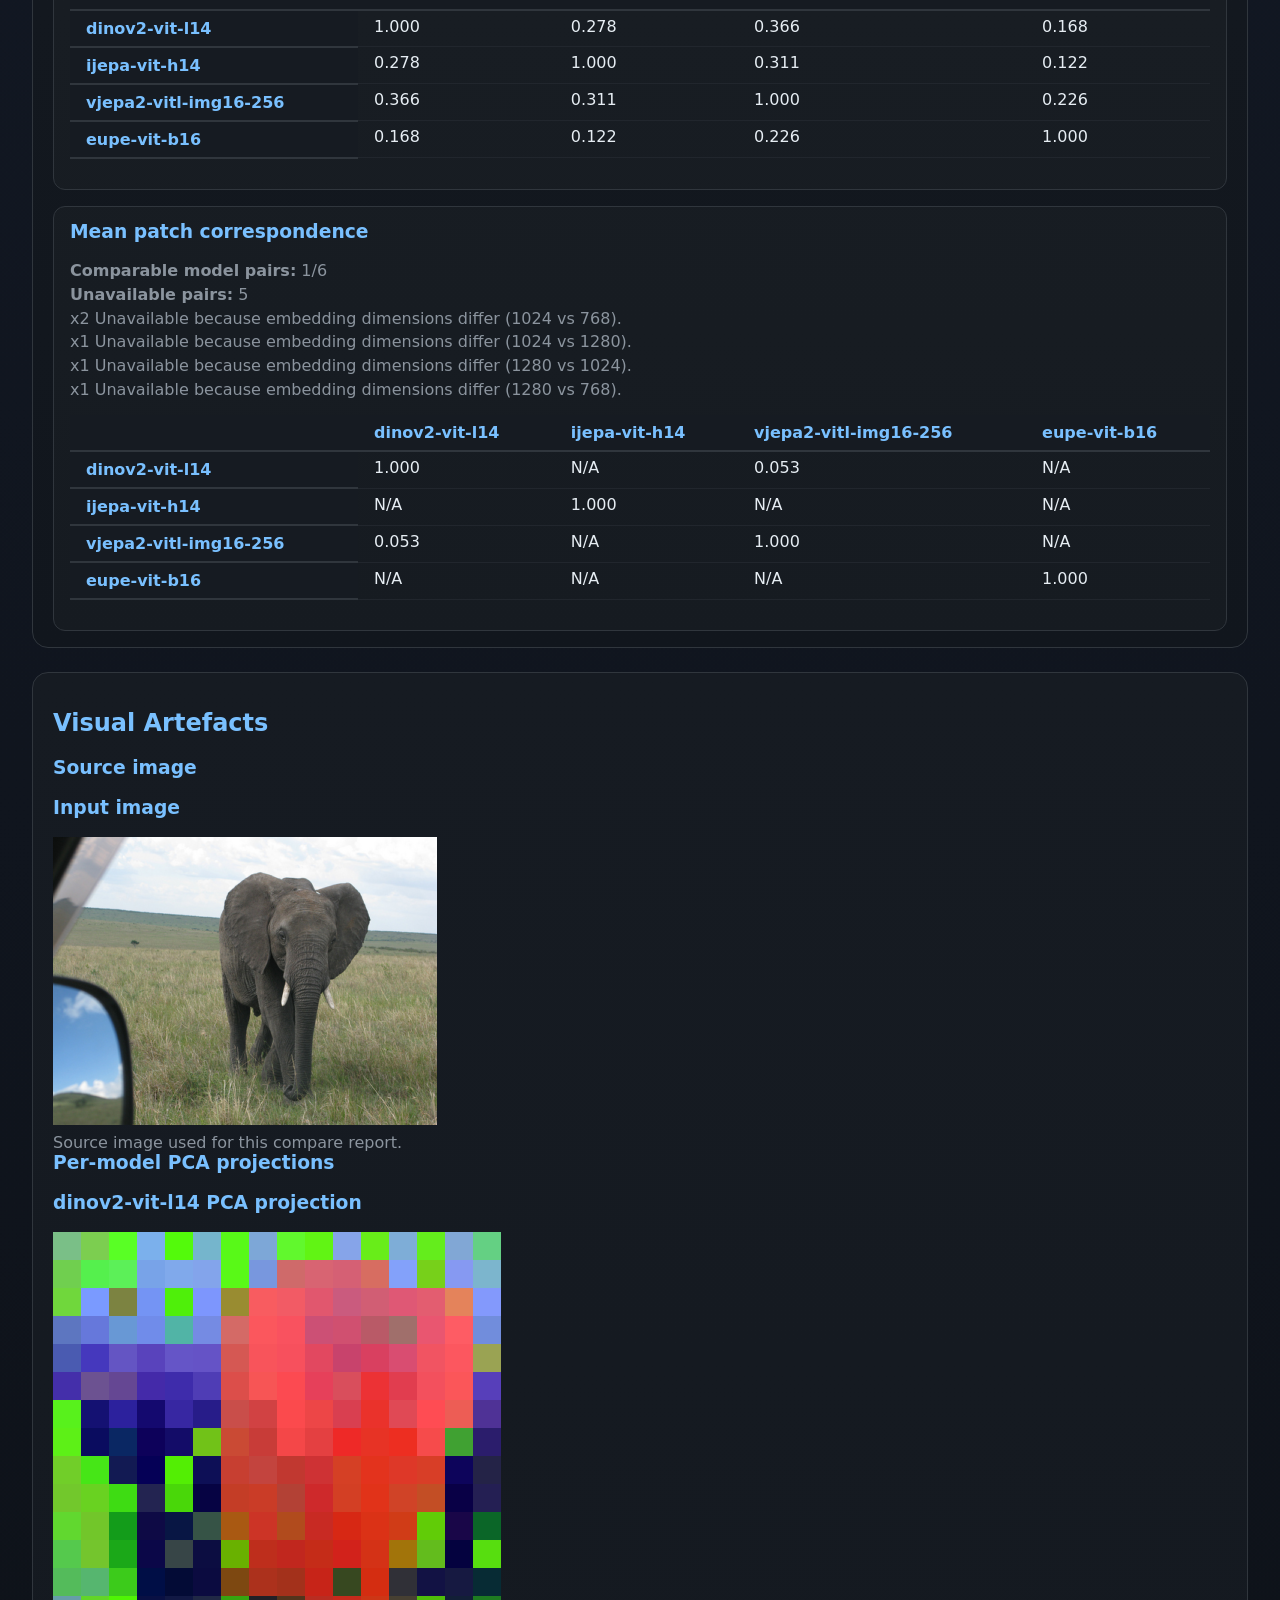
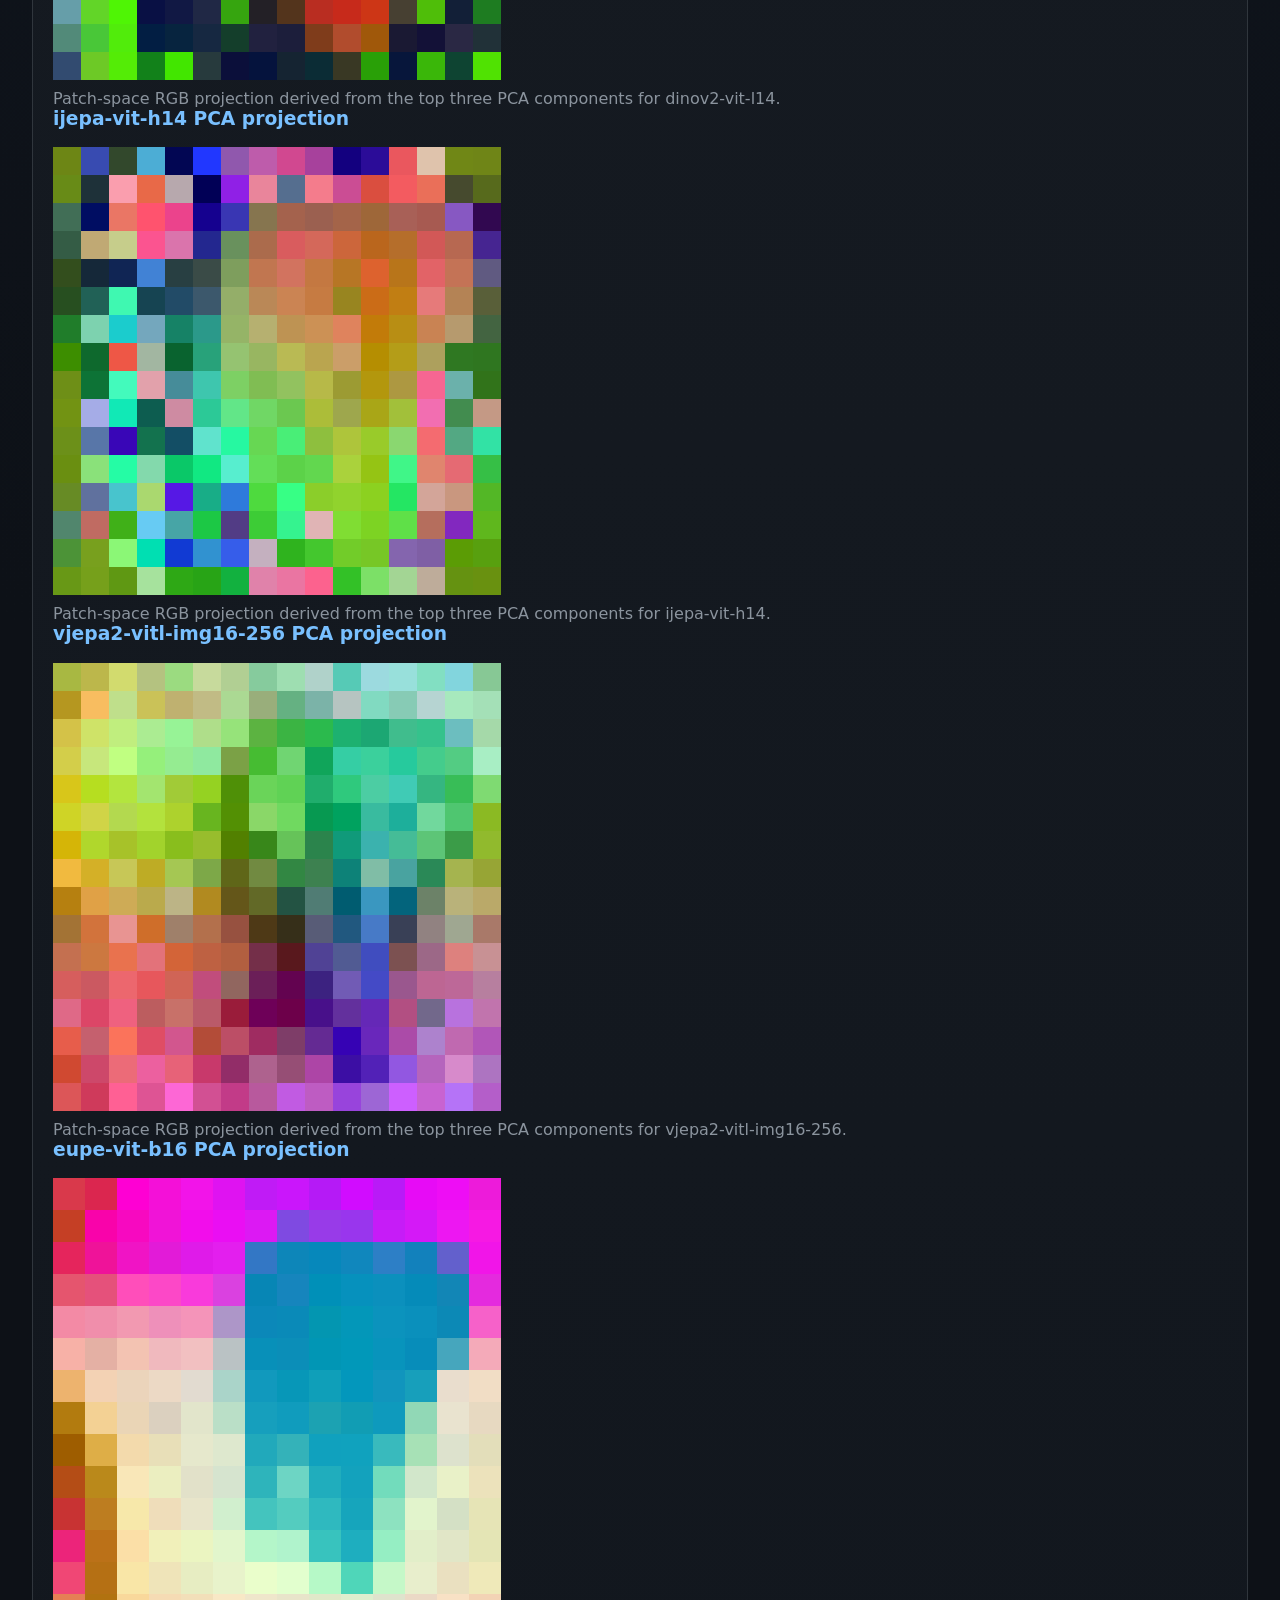
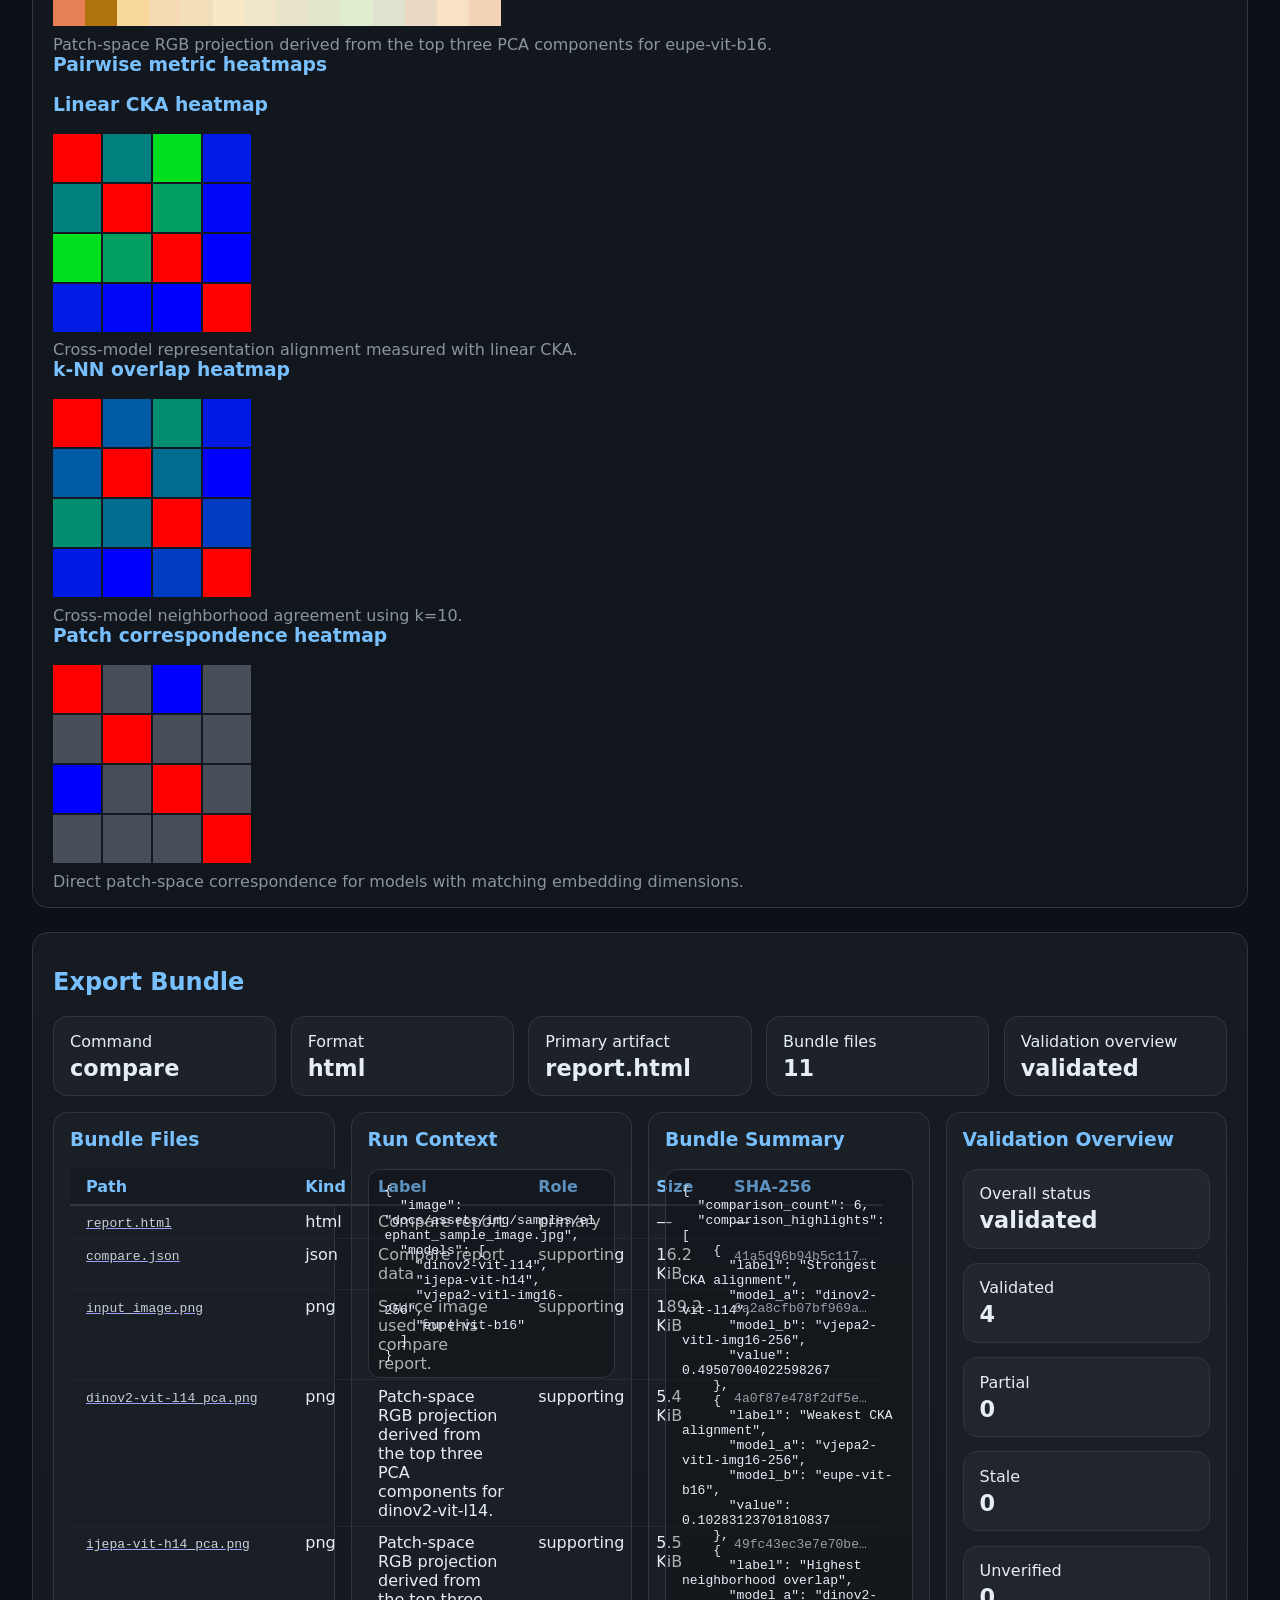
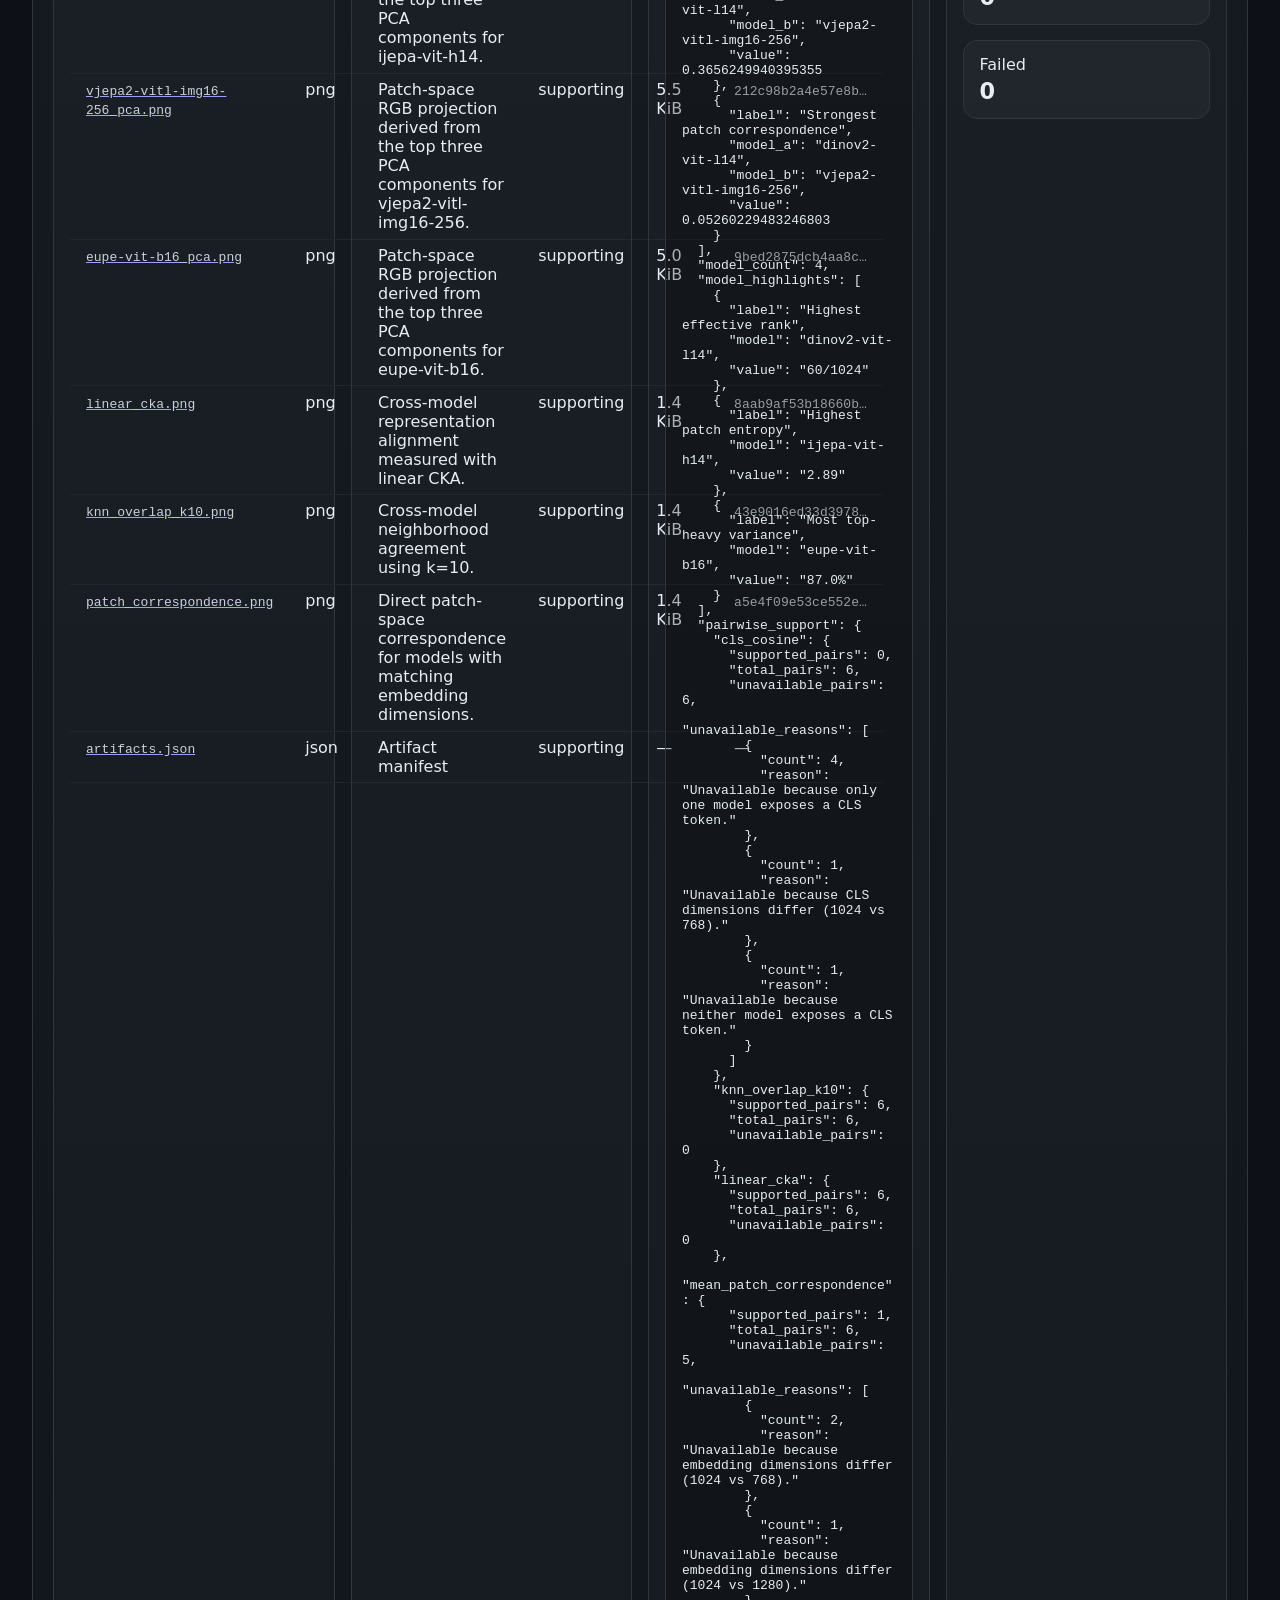
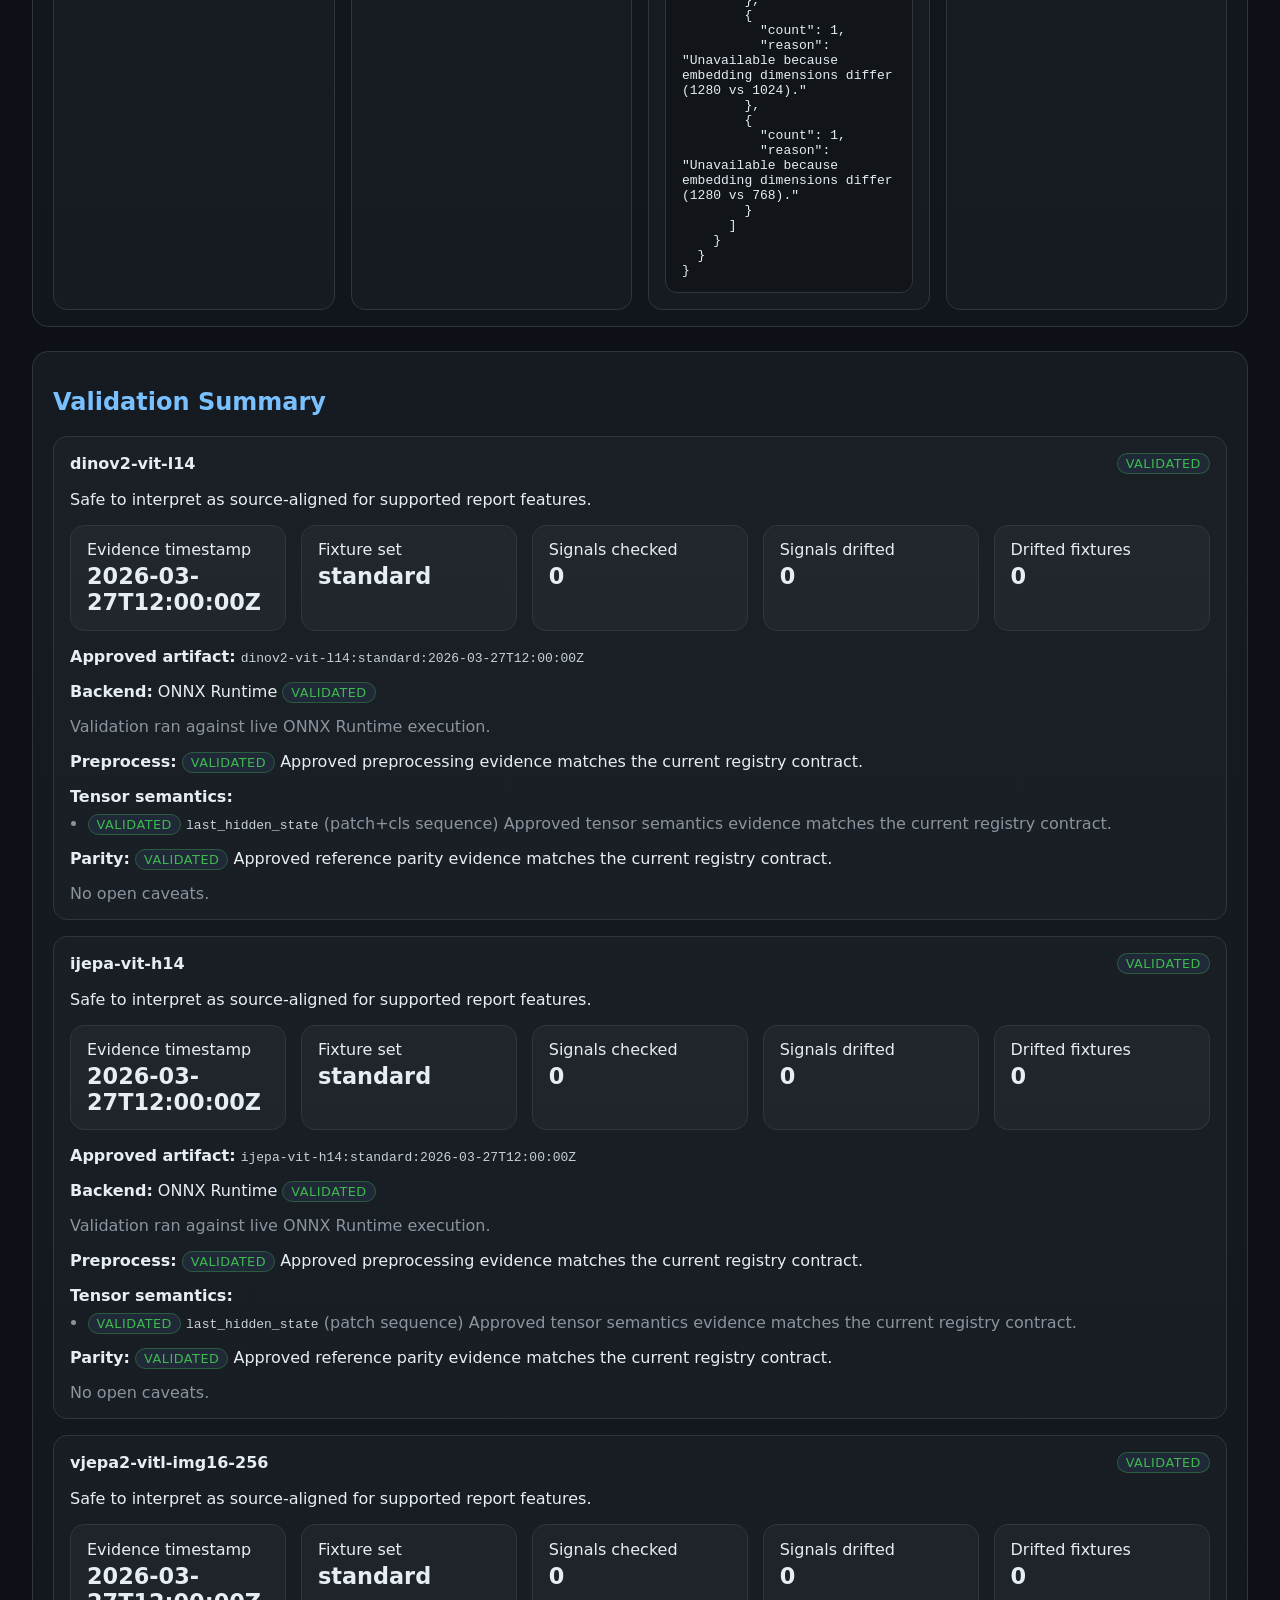
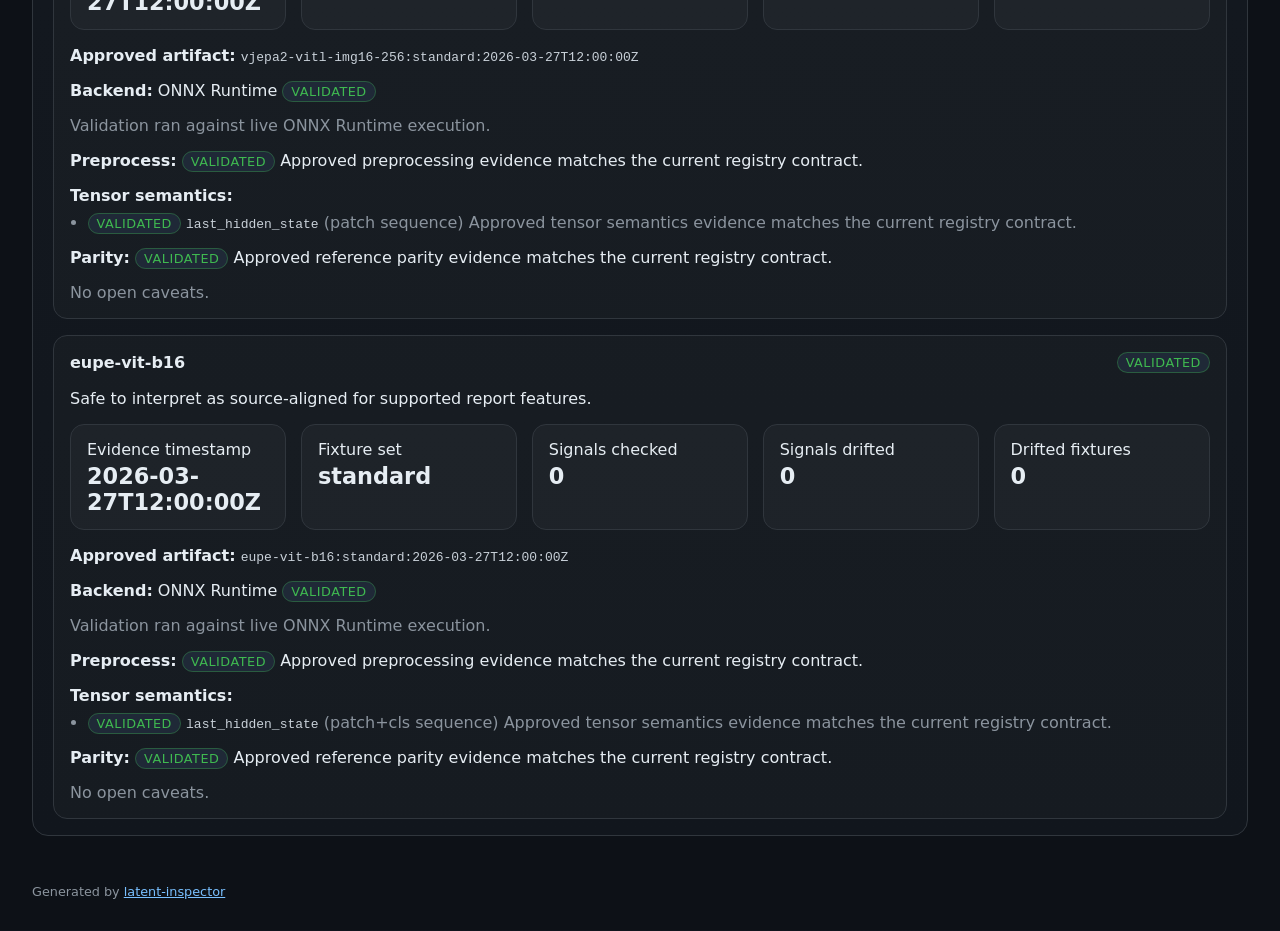
<file: demo/reports/report.html>
<!DOCTYPE html>
<html lang="en">
<head>
<meta charset="UTF-8">
<meta name="viewport" content="width=device-width, initial-scale=1.0">
<title>latent-inspector: elephant_sample_image.jpg</title>
<style>
  :root {
    color-scheme: dark;
    --bg: #0d1117;
    --panel: #161b22;
    --panel-2: #11161d;
    --text: #e6edf3;
    --muted: #8b949e;
    --accent: #79c0ff;
    --ok: #3fb950;
    --warn: #d29922;
    --bad: #f85149;
    --border: #30363d;
    --chip: #1b2230;
  }
  body { font-family: 'Segoe UI', system-ui, sans-serif; margin: 2rem; background: radial-gradient(circle at top, #182032 0%, var(--bg) 45%); color: var(--text); }
  h1, h2, h3 { color: var(--accent); }
  h3 { margin-top: 0; }
  .panel { background: linear-gradient(180deg, var(--panel), var(--panel-2)); border: 1px solid var(--border); border-radius: 16px; padding: 1rem 1.25rem; margin: 1rem 0 1.5rem; }
  table { border-collapse: collapse; width: 100%; margin: 1rem 0; }
  th { background: var(--panel); padding: 0.5rem 1rem; text-align: left; color: var(--accent); border-bottom: 2px solid var(--border); }
  td { padding: 0.4rem 1rem; border-bottom: 1px solid #21262d; vertical-align: top; }
  tr:hover td { background: #161b22; }
  .badge { font-size: 0.8em; padding: 2px 8px; border-radius: 999px; border: 1px solid var(--border); background: #1f2937; text-transform: uppercase; letter-spacing: 0.04em; }
  .badge.validated { color: var(--ok); border-color: rgba(63,185,80,0.35); }
  .badge.partial, .badge.stale { color: var(--warn); border-color: rgba(210,153,34,0.35); }
  .badge.failed, .badge.unverified { color: var(--bad); border-color: rgba(248,81,73,0.35); }
  .caveat { color: var(--muted); margin: 0.3rem 0 0; }
  .stats-grid { display: grid; grid-template-columns: repeat(auto-fit, minmax(170px, 1fr)); gap: 0.9rem; margin-top: 1rem; }
  .stat-card { border: 1px solid var(--border); border-radius: 14px; padding: 0.9rem 1rem; background: rgba(255,255,255,0.03); }
  .stat-card strong { display: block; font-size: 1.4rem; margin-top: 0.25rem; }
  .chip-grid { display: grid; grid-template-columns: repeat(auto-fit, minmax(240px, 1fr)); gap: 0.8rem; }
  .chip-card { border: 1px solid var(--border); border-radius: 12px; padding: 0.9rem 1rem; background: var(--chip); }
  .chip-card p { margin: 0.3rem 0 0; color: var(--muted); }
  .matrix-grid { display: grid; gap: 1rem; }
  .matrix-card { border: 1px solid var(--border); border-radius: 12px; padding: 0.9rem 1rem; background: rgba(255,255,255,0.02); }
  .validation-grid { display: grid; gap: 1rem; }
  .validation-card { border: 1px solid var(--border); border-radius: 14px; padding: 1rem; background: rgba(255,255,255,0.02); }
  .bundle-grid { display: grid; grid-template-columns: repeat(auto-fit, minmax(280px, 1fr)); gap: 1rem; }
  .bundle-card { border: 1px solid var(--border); border-radius: 14px; padding: 1rem; background: rgba(255,255,255,0.02); }
  .json-block { margin: 0; padding: 0.85rem 1rem; border-radius: 12px; border: 1px solid var(--border); background: rgba(0,0,0,0.25); overflow-x: auto; white-space: pre-wrap; word-break: break-word; }
  .delta-list { margin: 0.5rem 0 0; padding-left: 1.1rem; color: var(--muted); }
  .delta-list li { margin: 0.25rem 0; }
  .empty-state { color: var(--muted); margin: 0; }
  code { color: #c9d1d9; }
</style>
</head>
<body>
<h1>latent-inspector</h1>
<div class="panel">
  <p>Image: <code>elephant_sample_image.jpg</code></p>
  <div class="stats-grid">
    <div class="stat-card"><span>Models analysed</span><strong>4</strong></div>
    <div class="stat-card"><span>Pairwise comparisons</span><strong>6</strong></div>
    <div class="stat-card"><span>Validated reports</span><strong>4</strong></div>
  </div>
</div>

<div class="panel">
<h2>Highlights</h2>
<div class="chip-grid"><article class="chip-card"><strong>Highest effective rank</strong><p>dinov2-vit-l14: 60/1024</p></article>
<article class="chip-card"><strong>Highest patch entropy</strong><p>ijepa-vit-h14: 2.89</p></article>
<article class="chip-card"><strong>Most top-heavy variance</strong><p>eupe-vit-b16: 87.0%</p></article>
<article class="chip-card"><strong>Strongest CKA alignment</strong><p>dinov2-vit-l14 ↔ vjepa2-vitl-img16-256: 0.495</p></article>
<article class="chip-card"><strong>Weakest CKA alignment</strong><p>vjepa2-vitl-img16-256 ↔ eupe-vit-b16: 0.103</p></article>
<article class="chip-card"><strong>Highest neighborhood overlap</strong><p>dinov2-vit-l14 ↔ vjepa2-vitl-img16-256: 0.366</p></article>
<article class="chip-card"><strong>Strongest patch correspondence</strong><p>dinov2-vit-l14 ↔ vjepa2-vitl-img16-256: 0.053</p></article></div>
</div>

<div class="panel">
<h2>Per-model metrics</h2>
<table>
  <thead>
    <tr>
      <th>Model</th>
      <th>Repr. rank</th>
      <th>Dead dims</th>
      <th>Patch entropy</th>
      <th>Attention Gini</th>
      <th>CLS L2 norm</th>
      <th>Top-10 var%</th>
      <th>Components@90%</th>
      <th>Patch isotropy</th>
      <th>Patch uniformity</th>
      <th>Spatial coherence</th>
      <th>RankMe</th>
      <th>Spectral decay</th>
    </tr>
  </thead>
  <tbody>
    <tr><td>dinov2-vit-l14</td><td>60/1024</td><td>0</td><td>2.52</td><td>N/A</td><td>46.3</td><td>66.8%</td><td>31</td><td>0.796</td><td>-2.70</td><td>0.574</td><td>51.5</td><td>1.27</td></tr>
<tr><td>ijepa-vit-h14</td><td>44/1280</td><td>0</td><td>2.89</td><td>N/A</td><td>N/A</td><td>72.7%</td><td>22</td><td>0.788</td><td>-2.72</td><td>0.532</td><td>46.6</td><td>1.59</td></tr>
<tr><td>vjepa2-vitl-img16-256</td><td>51/1024</td><td>0</td><td>2.89</td><td>N/A</td><td>N/A</td><td>71.4%</td><td>29</td><td>0.417</td><td>-1.51</td><td>0.809</td><td>50.1</td><td>1.29</td></tr>
<tr><td>eupe-vit-b16</td><td>22/768</td><td>0</td><td>2.81</td><td>N/A</td><td>14.9</td><td>87.0%</td><td>13</td><td>0.376</td><td>-1.23</td><td>0.913</td><td>38.5</td><td>1.82</td></tr>
  </tbody>
</table>
</div>

<div class="panel">
<h2>Cross-model comparison</h2>
<table>
  <thead>
    <tr>
      <th>Model A</th>
      <th>Model B</th>
      <th>Patch alignment</th>
      <th>CLS cosine sim</th>
      <th>Linear CKA</th>
      <th>k-NN overlap (k=10)</th>
      <th>Mean patch corr.</th>
      <th>Metric caveats</th>
    </tr>
  </thead>
  <tbody>
    <tr><td>dinov2-vit-l14</td><td>ijepa-vit-h14</td><td>256 shared patches</td><td>N/A</td><td>0.329</td><td>0.278</td><td>N/A</td><td>CLS cosine similarity: Unavailable because only one model exposes a CLS token.<br/>Mean patch correspondence: Unavailable because embedding dimensions differ (1024 vs 1280).</td></tr>
<tr><td>dinov2-vit-l14</td><td>vjepa2-vitl-img16-256</td><td>256 shared patches</td><td>N/A</td><td>0.495</td><td>0.366</td><td>0.053</td><td>CLS cosine similarity: Unavailable because only one model exposes a CLS token.</td></tr>
<tr><td>dinov2-vit-l14</td><td>eupe-vit-b16</td><td>196 shared patches (from 256 vs 196)</td><td>N/A</td><td>0.150</td><td>0.168</td><td>N/A</td><td>Patch alignment: Compared the first 196 shared patches because the models expose different patch grids (256 vs 196).<br/>CLS cosine similarity: Unavailable because CLS dimensions differ (1024 vs 768).<br/>Mean patch correspondence: Unavailable because embedding dimensions differ (1024 vs 768).</td></tr>
<tr><td>ijepa-vit-h14</td><td>vjepa2-vitl-img16-256</td><td>256 shared patches</td><td>N/A</td><td>0.381</td><td>0.311</td><td>N/A</td><td>CLS cosine similarity: Unavailable because neither model exposes a CLS token.<br/>Mean patch correspondence: Unavailable because embedding dimensions differ (1280 vs 1024).</td></tr>
<tr><td>ijepa-vit-h14</td><td>eupe-vit-b16</td><td>196 shared patches (from 256 vs 196)</td><td>N/A</td><td>0.115</td><td>0.122</td><td>N/A</td><td>Patch alignment: Compared the first 196 shared patches because the models expose different patch grids (256 vs 196).<br/>CLS cosine similarity: Unavailable because only one model exposes a CLS token.<br/>Mean patch correspondence: Unavailable because embedding dimensions differ (1280 vs 768).</td></tr>
<tr><td>vjepa2-vitl-img16-256</td><td>eupe-vit-b16</td><td>196 shared patches (from 256 vs 196)</td><td>N/A</td><td>0.103</td><td>0.226</td><td>N/A</td><td>Patch alignment: Compared the first 196 shared patches because the models expose different patch grids (256 vs 196).<br/>CLS cosine similarity: Unavailable because only one model exposes a CLS token.<br/>Mean patch correspondence: Unavailable because embedding dimensions differ (1024 vs 768).</td></tr>
  </tbody>
            </table>
</div>

<div class="panel">
<h2>Pairwise matrices</h2>
<div class="matrix-grid"><article class="matrix-card"><h3>CLS cosine similarity</h3><p class="caveat"><strong>Comparable model pairs:</strong> 0/6</p><p class="caveat"><strong>Unavailable pairs:</strong> 6</p><p class="caveat">x4 Unavailable because only one model exposes a CLS token.</p><p class="caveat">x1 Unavailable because CLS dimensions differ (1024 vs 768).</p><p class="caveat">x1 Unavailable because neither model exposes a CLS token.</p><table><thead><tr><th></th><th>dinov2-vit-l14</th><th>ijepa-vit-h14</th><th>vjepa2-vitl-img16-256</th><th>eupe-vit-b16</th></tr></thead><tbody><tr><th>dinov2-vit-l14</th><td>1.000</td><td>N/A</td><td>N/A</td><td>N/A</td></tr><tr><th>ijepa-vit-h14</th><td>N/A</td><td>N/A</td><td>N/A</td><td>N/A</td></tr><tr><th>vjepa2-vitl-img16-256</th><td>N/A</td><td>N/A</td><td>N/A</td><td>N/A</td></tr><tr><th>eupe-vit-b16</th><td>N/A</td><td>N/A</td><td>N/A</td><td>1.000</td></tr></tbody></table></article>
<article class="matrix-card"><h3>Linear CKA</h3><p class="caveat"><strong>Comparable model pairs:</strong> 6/6</p><table><thead><tr><th></th><th>dinov2-vit-l14</th><th>ijepa-vit-h14</th><th>vjepa2-vitl-img16-256</th><th>eupe-vit-b16</th></tr></thead><tbody><tr><th>dinov2-vit-l14</th><td>1.000</td><td>0.329</td><td>0.495</td><td>0.150</td></tr><tr><th>ijepa-vit-h14</th><td>0.329</td><td>1.000</td><td>0.381</td><td>0.115</td></tr><tr><th>vjepa2-vitl-img16-256</th><td>0.495</td><td>0.381</td><td>1.000</td><td>0.103</td></tr><tr><th>eupe-vit-b16</th><td>0.150</td><td>0.115</td><td>0.103</td><td>1.000</td></tr></tbody></table></article>
<article class="matrix-card"><h3>k-NN overlap (k=10)</h3><p class="caveat"><strong>Comparable model pairs:</strong> 6/6</p><table><thead><tr><th></th><th>dinov2-vit-l14</th><th>ijepa-vit-h14</th><th>vjepa2-vitl-img16-256</th><th>eupe-vit-b16</th></tr></thead><tbody><tr><th>dinov2-vit-l14</th><td>1.000</td><td>0.278</td><td>0.366</td><td>0.168</td></tr><tr><th>ijepa-vit-h14</th><td>0.278</td><td>1.000</td><td>0.311</td><td>0.122</td></tr><tr><th>vjepa2-vitl-img16-256</th><td>0.366</td><td>0.311</td><td>1.000</td><td>0.226</td></tr><tr><th>eupe-vit-b16</th><td>0.168</td><td>0.122</td><td>0.226</td><td>1.000</td></tr></tbody></table></article>
<article class="matrix-card"><h3>Mean patch correspondence</h3><p class="caveat"><strong>Comparable model pairs:</strong> 1/6</p><p class="caveat"><strong>Unavailable pairs:</strong> 5</p><p class="caveat">x2 Unavailable because embedding dimensions differ (1024 vs 768).</p><p class="caveat">x1 Unavailable because embedding dimensions differ (1024 vs 1280).</p><p class="caveat">x1 Unavailable because embedding dimensions differ (1280 vs 1024).</p><p class="caveat">x1 Unavailable because embedding dimensions differ (1280 vs 768).</p><table><thead><tr><th></th><th>dinov2-vit-l14</th><th>ijepa-vit-h14</th><th>vjepa2-vitl-img16-256</th><th>eupe-vit-b16</th></tr></thead><tbody><tr><th>dinov2-vit-l14</th><td>1.000</td><td>N/A</td><td>0.053</td><td>N/A</td></tr><tr><th>ijepa-vit-h14</th><td>N/A</td><td>1.000</td><td>N/A</td><td>N/A</td></tr><tr><th>vjepa2-vitl-img16-256</th><td>0.053</td><td>N/A</td><td>1.000</td><td>N/A</td></tr><tr><th>eupe-vit-b16</th><td>N/A</td><td>N/A</td><td>N/A</td><td>1.000</td></tr></tbody></table></article></div>
</div>

<div class="panel"><h2>Visual Artefacts</h2><div><h3>Source image</h3><div class="inspect-asset-grid"><article class="inspect-asset-card"><h3>Input image</h3><img src="input_image.png" alt="Input image" /><p class="caveat">Source image used for this compare report.</p></article></div></div>
<div><h3>Per-model PCA projections</h3><div class="inspect-asset-grid"><article class="inspect-asset-card"><h3>dinov2-vit-l14 PCA projection</h3><img src="dinov2-vit-l14_pca.png" alt="dinov2-vit-l14 PCA projection" /><p class="caveat">Patch-space RGB projection derived from the top three PCA components for dinov2-vit-l14.</p></article>
<article class="inspect-asset-card"><h3>ijepa-vit-h14 PCA projection</h3><img src="ijepa-vit-h14_pca.png" alt="ijepa-vit-h14 PCA projection" /><p class="caveat">Patch-space RGB projection derived from the top three PCA components for ijepa-vit-h14.</p></article>
<article class="inspect-asset-card"><h3>vjepa2-vitl-img16-256 PCA projection</h3><img src="vjepa2-vitl-img16-256_pca.png" alt="vjepa2-vitl-img16-256 PCA projection" /><p class="caveat">Patch-space RGB projection derived from the top three PCA components for vjepa2-vitl-img16-256.</p></article>
<article class="inspect-asset-card"><h3>eupe-vit-b16 PCA projection</h3><img src="eupe-vit-b16_pca.png" alt="eupe-vit-b16 PCA projection" /><p class="caveat">Patch-space RGB projection derived from the top three PCA components for eupe-vit-b16.</p></article></div></div>
<div><h3>Pairwise metric heatmaps</h3><div class="inspect-asset-grid"><article class="inspect-asset-card"><h3>Linear CKA heatmap</h3><img src="linear_cka.png" alt="Linear CKA heatmap" /><p class="caveat">Cross-model representation alignment measured with linear CKA.</p></article>
<article class="inspect-asset-card"><h3>k-NN overlap heatmap</h3><img src="knn_overlap_k10.png" alt="k-NN overlap heatmap" /><p class="caveat">Cross-model neighborhood agreement using k=10.</p></article>
<article class="inspect-asset-card"><h3>Patch correspondence heatmap</h3><img src="patch_correspondence.png" alt="Patch correspondence heatmap" /><p class="caveat">Direct patch-space correspondence for models with matching embedding dimensions.</p></article></div></div></div>

<div class="panel"><h2>Export Bundle</h2><div class="stats-grid"><div class="stat-card"><span>Command</span><strong>compare</strong></div><div class="stat-card"><span>Format</span><strong>html</strong></div><div class="stat-card"><span>Primary artifact</span><strong>report.html</strong></div><div class="stat-card"><span>Bundle files</span><strong>11</strong></div><div class="stat-card"><span>Validation overview</span><strong>validated</strong></div></div><div class="bundle-grid" style="margin-top:1rem"><article class="bundle-card"><h3>Bundle Files</h3><table><thead><tr><th>Path</th><th>Kind</th><th>Label</th><th>Role</th><th>Size</th><th>SHA-256</th></tr></thead><tbody><tr><td><a href="report.html"><code>report.html</code></a></td><td>html</td><td>Compare report</td><td>primary</td><td>&mdash;</td><td>&mdash;</td></tr><tr><td><a href="compare.json"><code>compare.json</code></a></td><td>json</td><td>Compare report data</td><td>supporting</td><td>16.2 KiB</td><td><code title="41a5d96b94b5c11755912166a5446fae562391a043708fed1776b83116ea5ab4">41a5d96b94b5c117…</code></td></tr><tr><td><a href="input_image.png"><code>input_image.png</code></a></td><td>png</td><td>Source image used for this compare report.</td><td>supporting</td><td>189.2 KiB</td><td><code title="6a2a8cfb07bf969abad349d316626348da23d7d2c6939727e753d45faa39d88a">6a2a8cfb07bf969a…</code></td></tr><tr><td><a href="dinov2-vit-l14_pca.png"><code>dinov2-vit-l14_pca.png</code></a></td><td>png</td><td>Patch-space RGB projection derived from the top three PCA components for dinov2-vit-l14.</td><td>supporting</td><td>5.4 KiB</td><td><code title="4a0f87e478f2df5ef28db4005e6656e0894686d289b7c8c1db158f8e0f28ad4a">4a0f87e478f2df5e…</code></td></tr><tr><td><a href="ijepa-vit-h14_pca.png"><code>ijepa-vit-h14_pca.png</code></a></td><td>png</td><td>Patch-space RGB projection derived from the top three PCA components for ijepa-vit-h14.</td><td>supporting</td><td>5.5 KiB</td><td><code title="49fc43ec3e7e70be23ed81f2da4fa21d22937d73e6be57ff919fdaac3a076658">49fc43ec3e7e70be…</code></td></tr><tr><td><a href="vjepa2-vitl-img16-256_pca.png"><code>vjepa2-vitl-img16-256_pca.png</code></a></td><td>png</td><td>Patch-space RGB projection derived from the top three PCA components for vjepa2-vitl-img16-256.</td><td>supporting</td><td>5.5 KiB</td><td><code title="212c98b2a4e57e8b11dcef0f498d6824ff32c4dd5a31bb4c912cb633e794d9ef">212c98b2a4e57e8b…</code></td></tr><tr><td><a href="eupe-vit-b16_pca.png"><code>eupe-vit-b16_pca.png</code></a></td><td>png</td><td>Patch-space RGB projection derived from the top three PCA components for eupe-vit-b16.</td><td>supporting</td><td>5.0 KiB</td><td><code title="9bed2875dcb4aa8c6aaa7a0fa5b6993b9698cd833695f6db4d882665e78e700d">9bed2875dcb4aa8c…</code></td></tr><tr><td><a href="linear_cka.png"><code>linear_cka.png</code></a></td><td>png</td><td>Cross-model representation alignment measured with linear CKA.</td><td>supporting</td><td>1.4 KiB</td><td><code title="8aab9af53b18660b75e3f93d82f2a89cf11f113185b69144e700f97f758ec8aa">8aab9af53b18660b…</code></td></tr><tr><td><a href="knn_overlap_k10.png"><code>knn_overlap_k10.png</code></a></td><td>png</td><td>Cross-model neighborhood agreement using k=10.</td><td>supporting</td><td>1.4 KiB</td><td><code title="43e9016ed33d39788c81c7a0d1d21cd1d1fc1b17fafb01b94c113779001e38c8">43e9016ed33d3978…</code></td></tr><tr><td><a href="patch_correspondence.png"><code>patch_correspondence.png</code></a></td><td>png</td><td>Direct patch-space correspondence for models with matching embedding dimensions.</td><td>supporting</td><td>1.4 KiB</td><td><code title="a5e4f09e53ce552e664ee777c2c3b2f702e3ab51939573b606b60868890311d0">a5e4f09e53ce552e…</code></td></tr><tr><td><a href="artifacts.json"><code>artifacts.json</code></a></td><td>json</td><td>Artifact manifest</td><td>supporting</td><td>&mdash;</td><td>&mdash;</td></tr></tbody></table></article><article class="bundle-card"><h3>Run Context</h3><pre class="json-block">{
  &quot;image&quot;: &quot;docs/assets/img/samples/elephant_sample_image.jpg&quot;,
  &quot;models&quot;: [
    &quot;dinov2-vit-l14&quot;,
    &quot;ijepa-vit-h14&quot;,
    &quot;vjepa2-vitl-img16-256&quot;,
    &quot;eupe-vit-b16&quot;
  ]
}</pre></article><article class="bundle-card"><h3>Bundle Summary</h3><pre class="json-block">{
  &quot;comparison_count&quot;: 6,
  &quot;comparison_highlights&quot;: [
    {
      &quot;label&quot;: &quot;Strongest CKA alignment&quot;,
      &quot;model_a&quot;: &quot;dinov2-vit-l14&quot;,
      &quot;model_b&quot;: &quot;vjepa2-vitl-img16-256&quot;,
      &quot;value&quot;: 0.49507004022598267
    },
    {
      &quot;label&quot;: &quot;Weakest CKA alignment&quot;,
      &quot;model_a&quot;: &quot;vjepa2-vitl-img16-256&quot;,
      &quot;model_b&quot;: &quot;eupe-vit-b16&quot;,
      &quot;value&quot;: 0.10283123701810837
    },
    {
      &quot;label&quot;: &quot;Highest neighborhood overlap&quot;,
      &quot;model_a&quot;: &quot;dinov2-vit-l14&quot;,
      &quot;model_b&quot;: &quot;vjepa2-vitl-img16-256&quot;,
      &quot;value&quot;: 0.3656249940395355
    },
    {
      &quot;label&quot;: &quot;Strongest patch correspondence&quot;,
      &quot;model_a&quot;: &quot;dinov2-vit-l14&quot;,
      &quot;model_b&quot;: &quot;vjepa2-vitl-img16-256&quot;,
      &quot;value&quot;: 0.05260229483246803
    }
  ],
  &quot;model_count&quot;: 4,
  &quot;model_highlights&quot;: [
    {
      &quot;label&quot;: &quot;Highest effective rank&quot;,
      &quot;model&quot;: &quot;dinov2-vit-l14&quot;,
      &quot;value&quot;: &quot;60/1024&quot;
    },
    {
      &quot;label&quot;: &quot;Highest patch entropy&quot;,
      &quot;model&quot;: &quot;ijepa-vit-h14&quot;,
      &quot;value&quot;: &quot;2.89&quot;
    },
    {
      &quot;label&quot;: &quot;Most top-heavy variance&quot;,
      &quot;model&quot;: &quot;eupe-vit-b16&quot;,
      &quot;value&quot;: &quot;87.0%&quot;
    }
  ],
  &quot;pairwise_support&quot;: {
    &quot;cls_cosine&quot;: {
      &quot;supported_pairs&quot;: 0,
      &quot;total_pairs&quot;: 6,
      &quot;unavailable_pairs&quot;: 6,
      &quot;unavailable_reasons&quot;: [
        {
          &quot;count&quot;: 4,
          &quot;reason&quot;: &quot;Unavailable because only one model exposes a CLS token.&quot;
        },
        {
          &quot;count&quot;: 1,
          &quot;reason&quot;: &quot;Unavailable because CLS dimensions differ (1024 vs 768).&quot;
        },
        {
          &quot;count&quot;: 1,
          &quot;reason&quot;: &quot;Unavailable because neither model exposes a CLS token.&quot;
        }
      ]
    },
    &quot;knn_overlap_k10&quot;: {
      &quot;supported_pairs&quot;: 6,
      &quot;total_pairs&quot;: 6,
      &quot;unavailable_pairs&quot;: 0
    },
    &quot;linear_cka&quot;: {
      &quot;supported_pairs&quot;: 6,
      &quot;total_pairs&quot;: 6,
      &quot;unavailable_pairs&quot;: 0
    },
    &quot;mean_patch_correspondence&quot;: {
      &quot;supported_pairs&quot;: 1,
      &quot;total_pairs&quot;: 6,
      &quot;unavailable_pairs&quot;: 5,
      &quot;unavailable_reasons&quot;: [
        {
          &quot;count&quot;: 2,
          &quot;reason&quot;: &quot;Unavailable because embedding dimensions differ (1024 vs 768).&quot;
        },
        {
          &quot;count&quot;: 1,
          &quot;reason&quot;: &quot;Unavailable because embedding dimensions differ (1024 vs 1280).&quot;
        },
        {
          &quot;count&quot;: 1,
          &quot;reason&quot;: &quot;Unavailable because embedding dimensions differ (1280 vs 1024).&quot;
        },
        {
          &quot;count&quot;: 1,
          &quot;reason&quot;: &quot;Unavailable because embedding dimensions differ (1280 vs 768).&quot;
        }
      ]
    }
  }
}</pre></article><article class="bundle-card"><h3>Validation Overview</h3><div class="stats-grid"><div class="stat-card"><span>Overall status</span><strong>validated</strong></div><div class="stat-card"><span>Validated</span><strong>4</strong></div><div class="stat-card"><span>Partial</span><strong>0</strong></div><div class="stat-card"><span>Stale</span><strong>0</strong></div><div class="stat-card"><span>Unverified</span><strong>0</strong></div><div class="stat-card"><span>Failed</span><strong>0</strong></div></div></article></div></div>

<div class="panel">
<h2>Validation Summary</h2>
<div class="validation-grid"><article class="validation-card"><div style="display:flex;justify-content:space-between;align-items:center;gap:1rem"><strong>dinov2-vit-l14</strong><span class="badge validated">validated</span></div><p>Safe to interpret as source-aligned for supported report features.</p><div class="stats-grid"><div class="stat-card"><span>Evidence timestamp</span><strong>2026-03-27T12:00:00Z</strong></div><div class="stat-card"><span>Fixture set</span><strong>standard</strong></div><div class="stat-card"><span>Signals checked</span><strong>0</strong></div><div class="stat-card"><span>Signals drifted</span><strong>0</strong></div><div class="stat-card"><span>Drifted fixtures</span><strong>0</strong></div></div><p><strong>Approved artifact:</strong> <code>dinov2-vit-l14:standard:2026-03-27T12:00:00Z</code></p><p><strong>Backend:</strong> ONNX Runtime <span class="badge validated">validated</span></p><p class="caveat">Validation ran against live ONNX Runtime execution.</p><p><strong>Preprocess:</strong> <span class="badge validated">validated</span> Approved preprocessing evidence matches the current registry contract.</p><div><strong>Tensor semantics:</strong><ul class="delta-list"><li><span class="badge validated">validated</span> <code>last_hidden_state</code> (patch+cls sequence) Approved tensor semantics evidence matches the current registry contract. </li></ul></div><p><strong>Parity:</strong> <span class="badge validated">validated</span> Approved reference parity evidence matches the current registry contract.</p><p class="caveat">No open caveats.</p></article>
<article class="validation-card"><div style="display:flex;justify-content:space-between;align-items:center;gap:1rem"><strong>ijepa-vit-h14</strong><span class="badge validated">validated</span></div><p>Safe to interpret as source-aligned for supported report features.</p><div class="stats-grid"><div class="stat-card"><span>Evidence timestamp</span><strong>2026-03-27T12:00:00Z</strong></div><div class="stat-card"><span>Fixture set</span><strong>standard</strong></div><div class="stat-card"><span>Signals checked</span><strong>0</strong></div><div class="stat-card"><span>Signals drifted</span><strong>0</strong></div><div class="stat-card"><span>Drifted fixtures</span><strong>0</strong></div></div><p><strong>Approved artifact:</strong> <code>ijepa-vit-h14:standard:2026-03-27T12:00:00Z</code></p><p><strong>Backend:</strong> ONNX Runtime <span class="badge validated">validated</span></p><p class="caveat">Validation ran against live ONNX Runtime execution.</p><p><strong>Preprocess:</strong> <span class="badge validated">validated</span> Approved preprocessing evidence matches the current registry contract.</p><div><strong>Tensor semantics:</strong><ul class="delta-list"><li><span class="badge validated">validated</span> <code>last_hidden_state</code> (patch sequence) Approved tensor semantics evidence matches the current registry contract. </li></ul></div><p><strong>Parity:</strong> <span class="badge validated">validated</span> Approved reference parity evidence matches the current registry contract.</p><p class="caveat">No open caveats.</p></article>
<article class="validation-card"><div style="display:flex;justify-content:space-between;align-items:center;gap:1rem"><strong>vjepa2-vitl-img16-256</strong><span class="badge validated">validated</span></div><p>Safe to interpret as source-aligned for supported report features.</p><div class="stats-grid"><div class="stat-card"><span>Evidence timestamp</span><strong>2026-03-27T12:00:00Z</strong></div><div class="stat-card"><span>Fixture set</span><strong>standard</strong></div><div class="stat-card"><span>Signals checked</span><strong>0</strong></div><div class="stat-card"><span>Signals drifted</span><strong>0</strong></div><div class="stat-card"><span>Drifted fixtures</span><strong>0</strong></div></div><p><strong>Approved artifact:</strong> <code>vjepa2-vitl-img16-256:standard:2026-03-27T12:00:00Z</code></p><p><strong>Backend:</strong> ONNX Runtime <span class="badge validated">validated</span></p><p class="caveat">Validation ran against live ONNX Runtime execution.</p><p><strong>Preprocess:</strong> <span class="badge validated">validated</span> Approved preprocessing evidence matches the current registry contract.</p><div><strong>Tensor semantics:</strong><ul class="delta-list"><li><span class="badge validated">validated</span> <code>last_hidden_state</code> (patch sequence) Approved tensor semantics evidence matches the current registry contract. </li></ul></div><p><strong>Parity:</strong> <span class="badge validated">validated</span> Approved reference parity evidence matches the current registry contract.</p><p class="caveat">No open caveats.</p></article>
<article class="validation-card"><div style="display:flex;justify-content:space-between;align-items:center;gap:1rem"><strong>eupe-vit-b16</strong><span class="badge validated">validated</span></div><p>Safe to interpret as source-aligned for supported report features.</p><div class="stats-grid"><div class="stat-card"><span>Evidence timestamp</span><strong>2026-03-27T12:00:00Z</strong></div><div class="stat-card"><span>Fixture set</span><strong>standard</strong></div><div class="stat-card"><span>Signals checked</span><strong>0</strong></div><div class="stat-card"><span>Signals drifted</span><strong>0</strong></div><div class="stat-card"><span>Drifted fixtures</span><strong>0</strong></div></div><p><strong>Approved artifact:</strong> <code>eupe-vit-b16:standard:2026-03-27T12:00:00Z</code></p><p><strong>Backend:</strong> ONNX Runtime <span class="badge validated">validated</span></p><p class="caveat">Validation ran against live ONNX Runtime execution.</p><p><strong>Preprocess:</strong> <span class="badge validated">validated</span> Approved preprocessing evidence matches the current registry contract.</p><div><strong>Tensor semantics:</strong><ul class="delta-list"><li><span class="badge validated">validated</span> <code>last_hidden_state</code> (patch+cls sequence) Approved tensor semantics evidence matches the current registry contract. </li></ul></div><p><strong>Parity:</strong> <span class="badge validated">validated</span> Approved reference parity evidence matches the current registry contract.</p><p class="caveat">No open caveats.</p></article></div>
</div>

<footer style="margin-top:3rem;color:#8b949e;font-size:0.8em">
  Generated by <a href="https://github.com/AbdelStark/latent-inspector" style="color:#79c0ff">latent-inspector</a>
</footer>
</body>
</html>
</file>
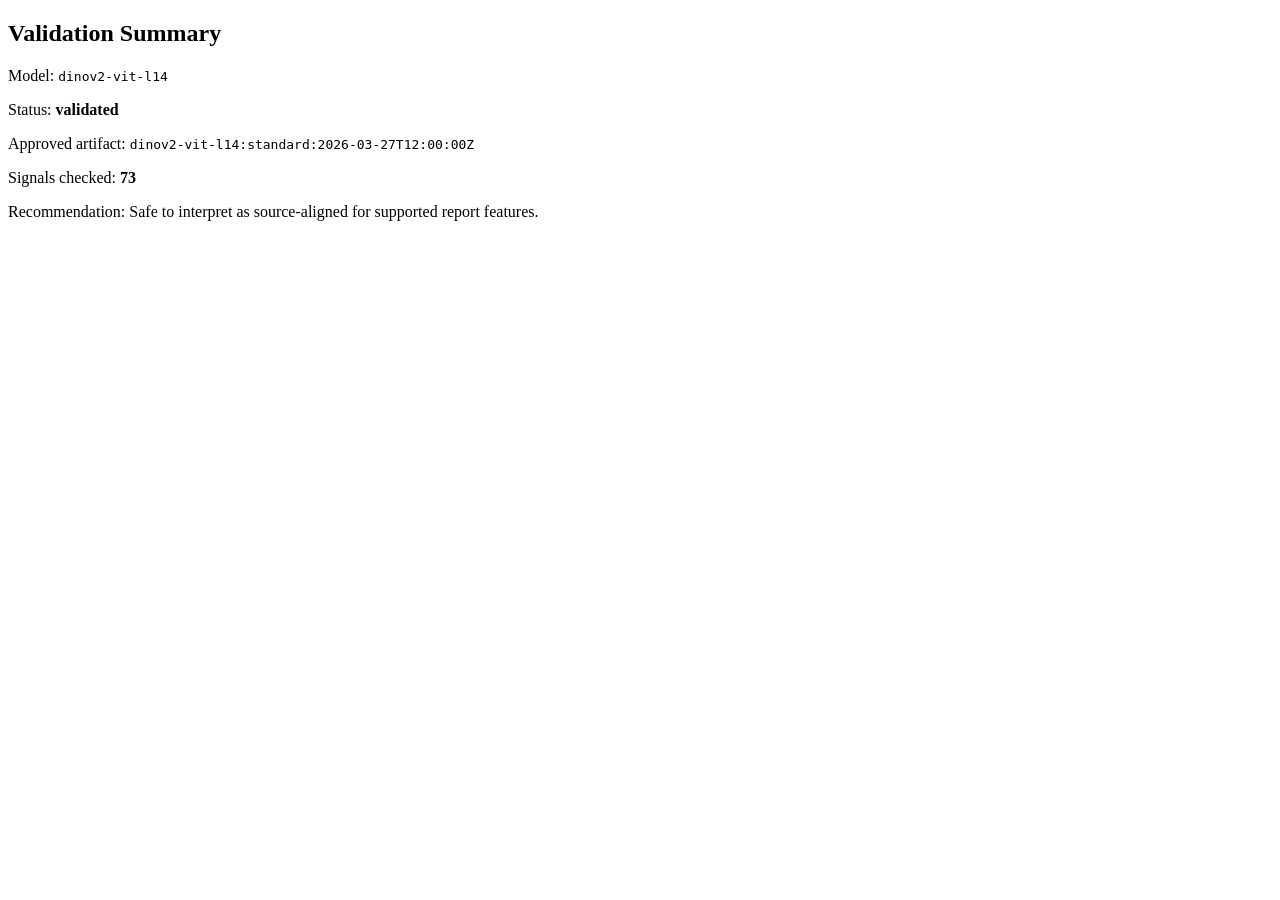
<file: tests/fixtures/validation/report-summary.html>
<!DOCTYPE html>
<html lang="en">
<head>
  <meta charset="UTF-8">
  <title>Validation Summary Snapshot</title>
</head>
<body>
  <section>
    <h2>Validation Summary</h2>
    <p>Model: <code>dinov2-vit-l14</code></p>
    <p>Status: <strong>validated</strong></p>
    <p>Approved artifact: <code>dinov2-vit-l14:standard:2026-03-27T12:00:00Z</code></p>
    <p>Signals checked: <strong>73</strong></p>
    <p>Recommendation: Safe to interpret as source-aligned for supported report features.</p>
  </section>
</body>
</html>
</file>
<file: spaces/latent-inspector-showcase/styles.css>
:root {
  --bg: #07101d;
  --bg-2: #0d1830;
  --panel: #111c33;
  --line: #213858;
  --text: #f4f7fb;
  --muted: #a9b7ca;
  --cyan: #60e8ff;
  --amber: #ffb761;
  --green: #68d7a2;
}
* { box-sizing: border-box; }
body {
  margin: 0;
  font-family: Inter, system-ui, Arial, sans-serif;
  background: radial-gradient(circle at top left, rgba(96,232,255,0.12), transparent 25%), linear-gradient(180deg, var(--bg-2), var(--bg));
  color: var(--text);
}
a { color: var(--cyan); text-decoration: none; }
a:hover { text-decoration: underline; }
.container {
  max-width: 1180px;
  margin: 0 auto;
  padding: 40px 24px 80px;
}
.eyebrow {
  color: var(--cyan);
  font-size: 13px;
  font-weight: 800;
  letter-spacing: 0.12em;
  text-transform: uppercase;
}
.hero {
  display: grid;
  grid-template-columns: 1.08fr 0.92fr;
  gap: 28px;
  align-items: center;
  padding: 20px 0 28px;
}
h1 {
  font-size: 68px;
  line-height: 0.94;
  margin: 12px 0 16px;
  letter-spacing: -0.05em;
}
.subtitle {
  font-size: 22px;
  line-height: 1.3;
  color: var(--muted);
  max-width: 720px;
}
.actions {
  display: flex;
  gap: 12px;
  flex-wrap: wrap;
  margin-top: 24px;
}
.btn {
  display: inline-block;
  padding: 12px 18px;
  border-radius: 12px;
  border: 1px solid var(--line);
  background: rgba(255,255,255,0.03);
  color: var(--text);
  font-weight: 700;
}
.btn.primary {
  background: var(--cyan);
  color: #06111d;
  border-color: transparent;
}
.hero-card, .panel, .metric-card {
  background: rgba(17, 28, 51, 0.88);
  border: 1px solid var(--line);
  border-radius: 18px;
  box-shadow: 0 20px 60px rgba(0,0,0,0.22);
}
.hero-card { padding: 16px; }
.hero-card img {
  width: 100%;
  display: block;
  border-radius: 12px;
}
.hero-caption {
  display: flex;
  justify-content: space-between;
  gap: 16px;
  margin-top: 12px;
  color: var(--muted);
  font-size: 15px;
}
.grid-2 {
  display: grid;
  grid-template-columns: 1fr 1fr;
  gap: 20px;
}
.metrics {
  display: grid;
  grid-template-columns: repeat(4, 1fr);
  gap: 16px;
  margin-top: 20px;
}
.metric-card {
  padding: 18px;
}
.metric-k {
  color: var(--muted);
  font-size: 14px;
  text-transform: uppercase;
  letter-spacing: 0.08em;
}
.metric-v {
  margin-top: 10px;
  font-size: 28px;
  font-weight: 800;
}
.section {
  margin-top: 24px;
}
.panel {
  padding: 22px;
}
h2 {
  margin: 0 0 12px;
  font-size: 28px;
  letter-spacing: -0.03em;
}
p {
  margin: 10px 0;
  line-height: 1.5;
}
.pca-grid {
  display: grid;
  grid-template-columns: 1fr 1fr;
  gap: 18px;
}
.figure {
  background: rgba(255,255,255,0.02);
  border: 1px solid rgba(255,255,255,0.05);
  border-radius: 14px;
  padding: 14px;
}
.figure img {
  width: 100%;
  display: block;
  border-radius: 10px;
  background: rgba(255,255,255,0.02);
}
.figure h3 {
  margin: 0 0 8px;
  font-size: 21px;
}
.figure p {
  color: var(--muted);
  font-size: 15px;
  margin-bottom: 0;
}
.screenshot-grid {
  display: grid;
  grid-template-columns: 1.1fr 0.9fr;
  grid-template-rows: 1fr 1fr;
  gap: 16px;
}
.screenshot {
  background: rgba(255,255,255,0.02);
  border: 1px solid rgba(255,255,255,0.05);
  border-radius: 14px;
  padding: 12px;
}
.screenshot.large { grid-row: span 2; }
.screenshot img {
  width: 100%;
  height: calc(100% - 32px);
  object-fit: contain;
  display: block;
  border-radius: 10px;
  background: rgba(255,255,255,0.02);
}
.screenshot .label {
  font-size: 14px;
  color: var(--muted);
  margin-bottom: 8px;
}
.callout {
  border-left: 3px solid var(--amber);
  padding-left: 14px;
  color: var(--muted);
}
.footer {
  margin-top: 28px;
  color: var(--muted);
  font-size: 14px;
}
@media (max-width: 900px) {
  .hero, .grid-2, .pca-grid, .metrics, .screenshot-grid { grid-template-columns: 1fr; }
  .metrics { grid-template-columns: 1fr 1fr; }
  .screenshot.large { grid-row: auto; }
  h1 { font-size: 48px; }
}
</file>
